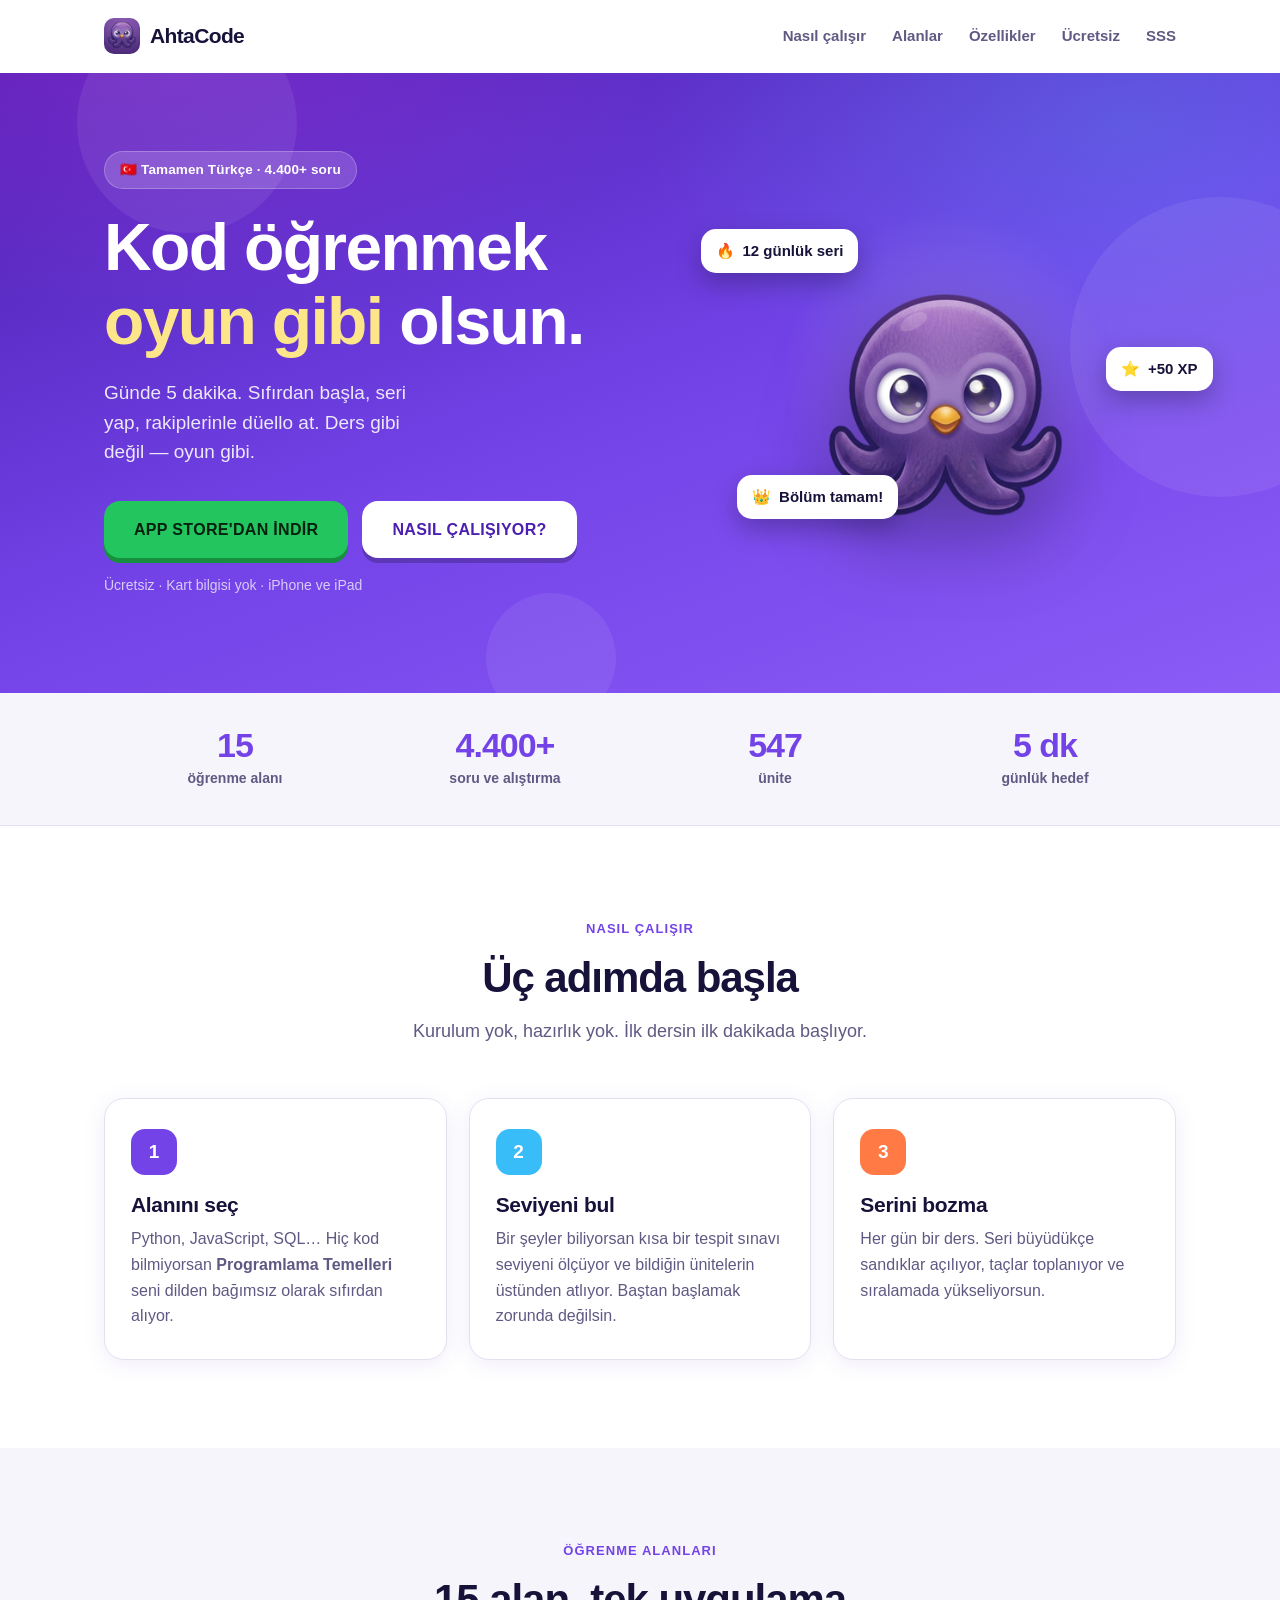
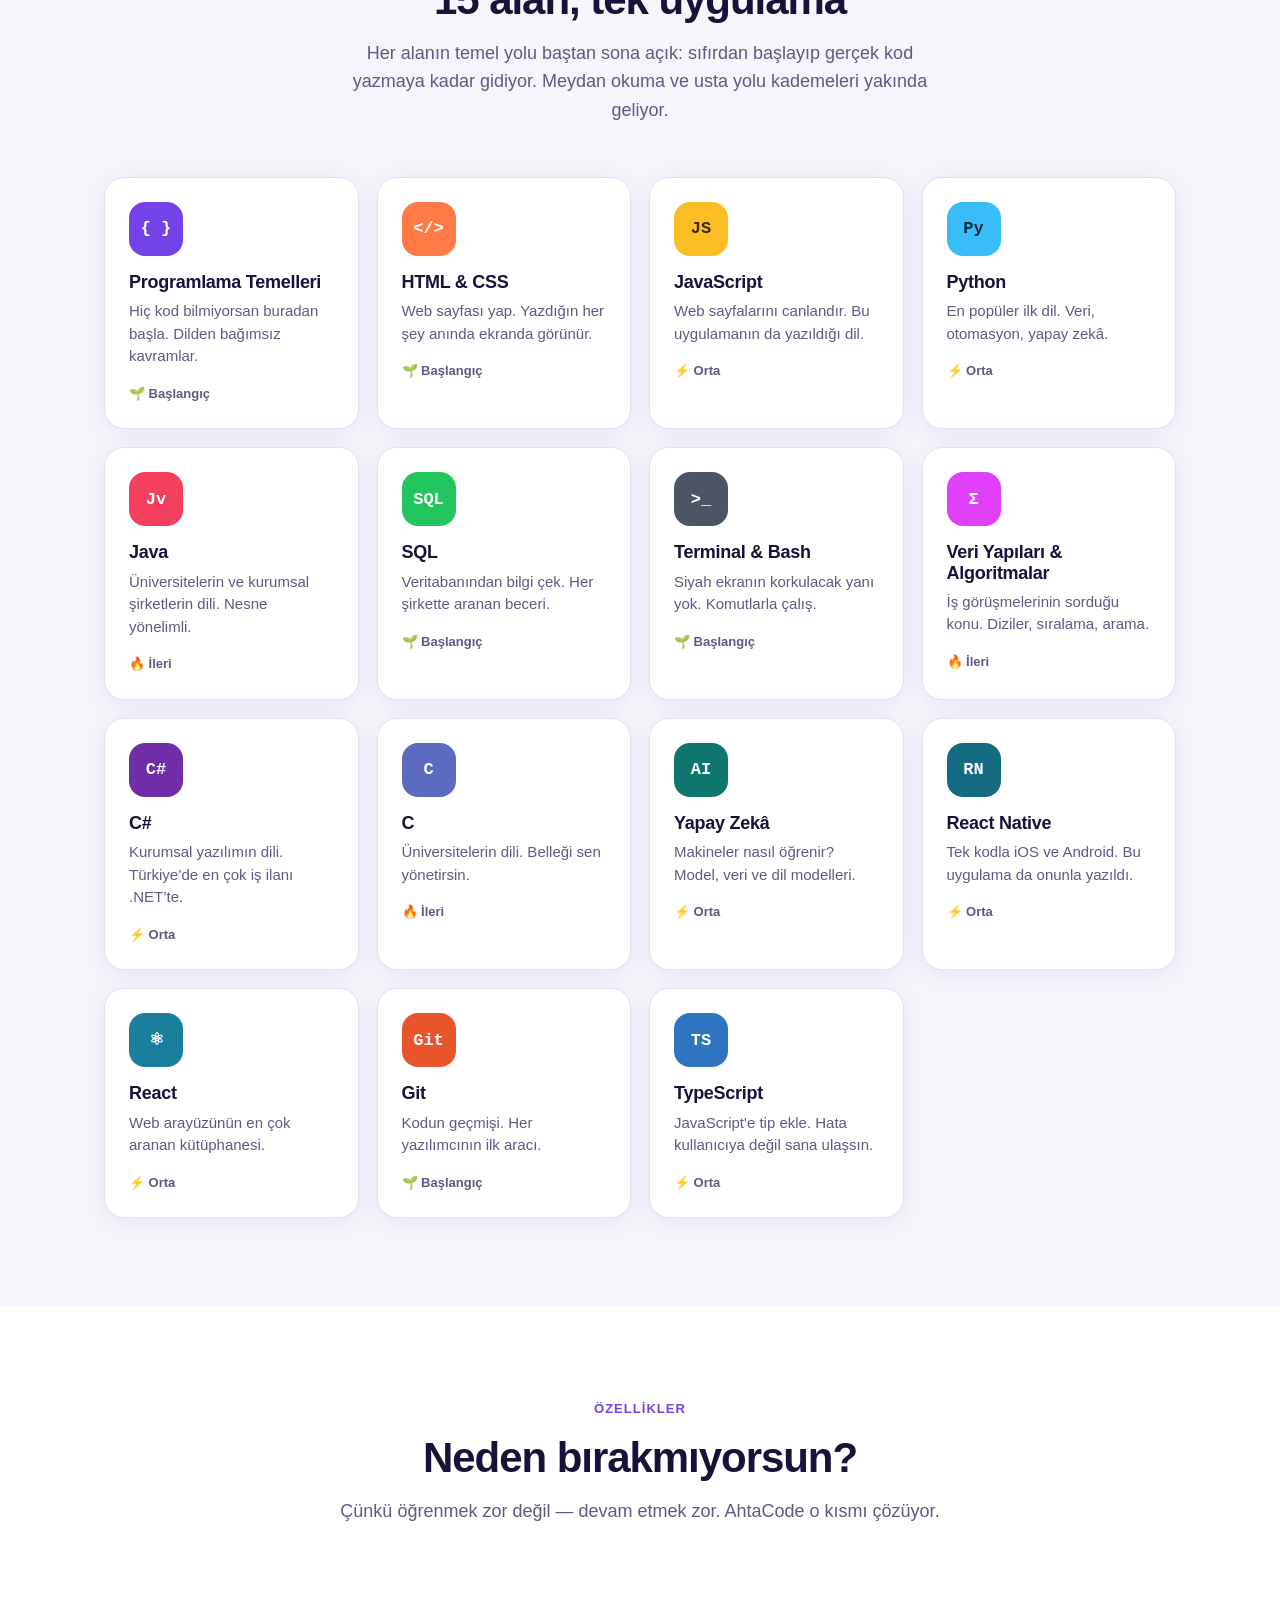
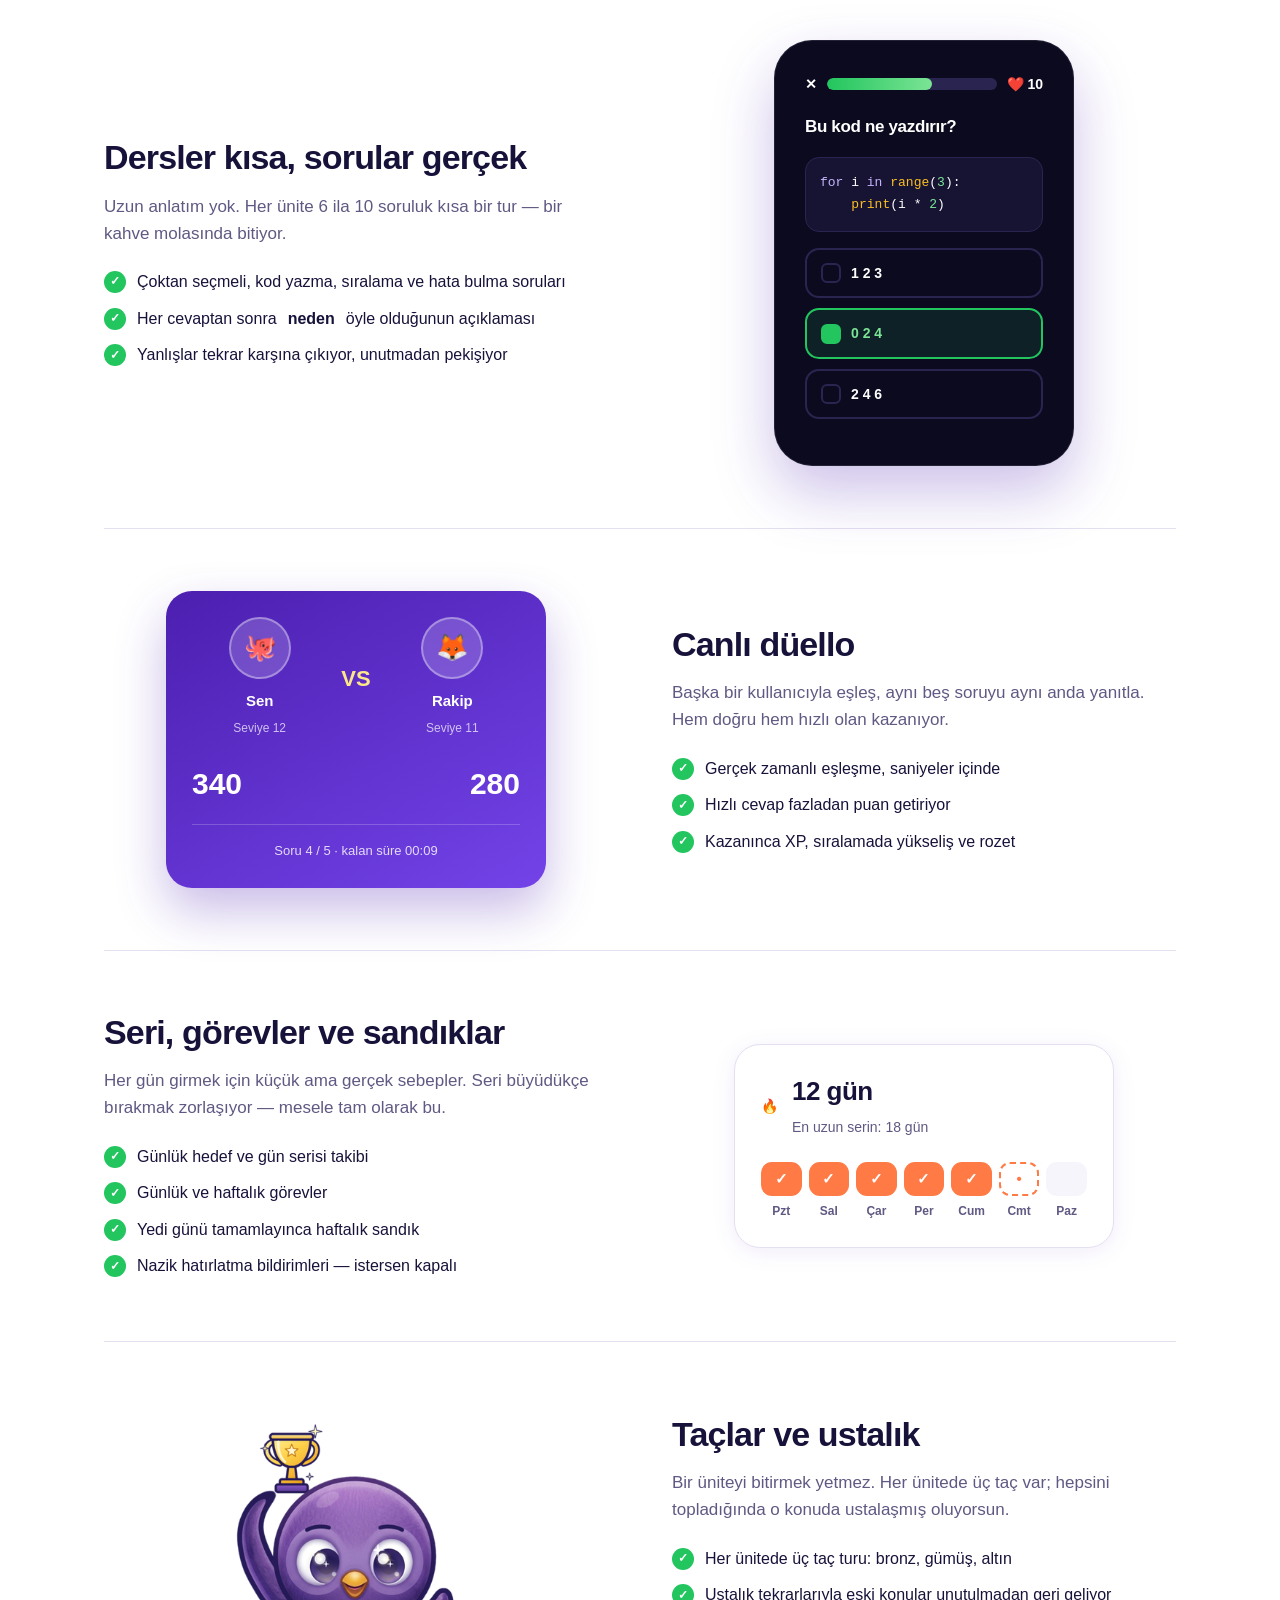
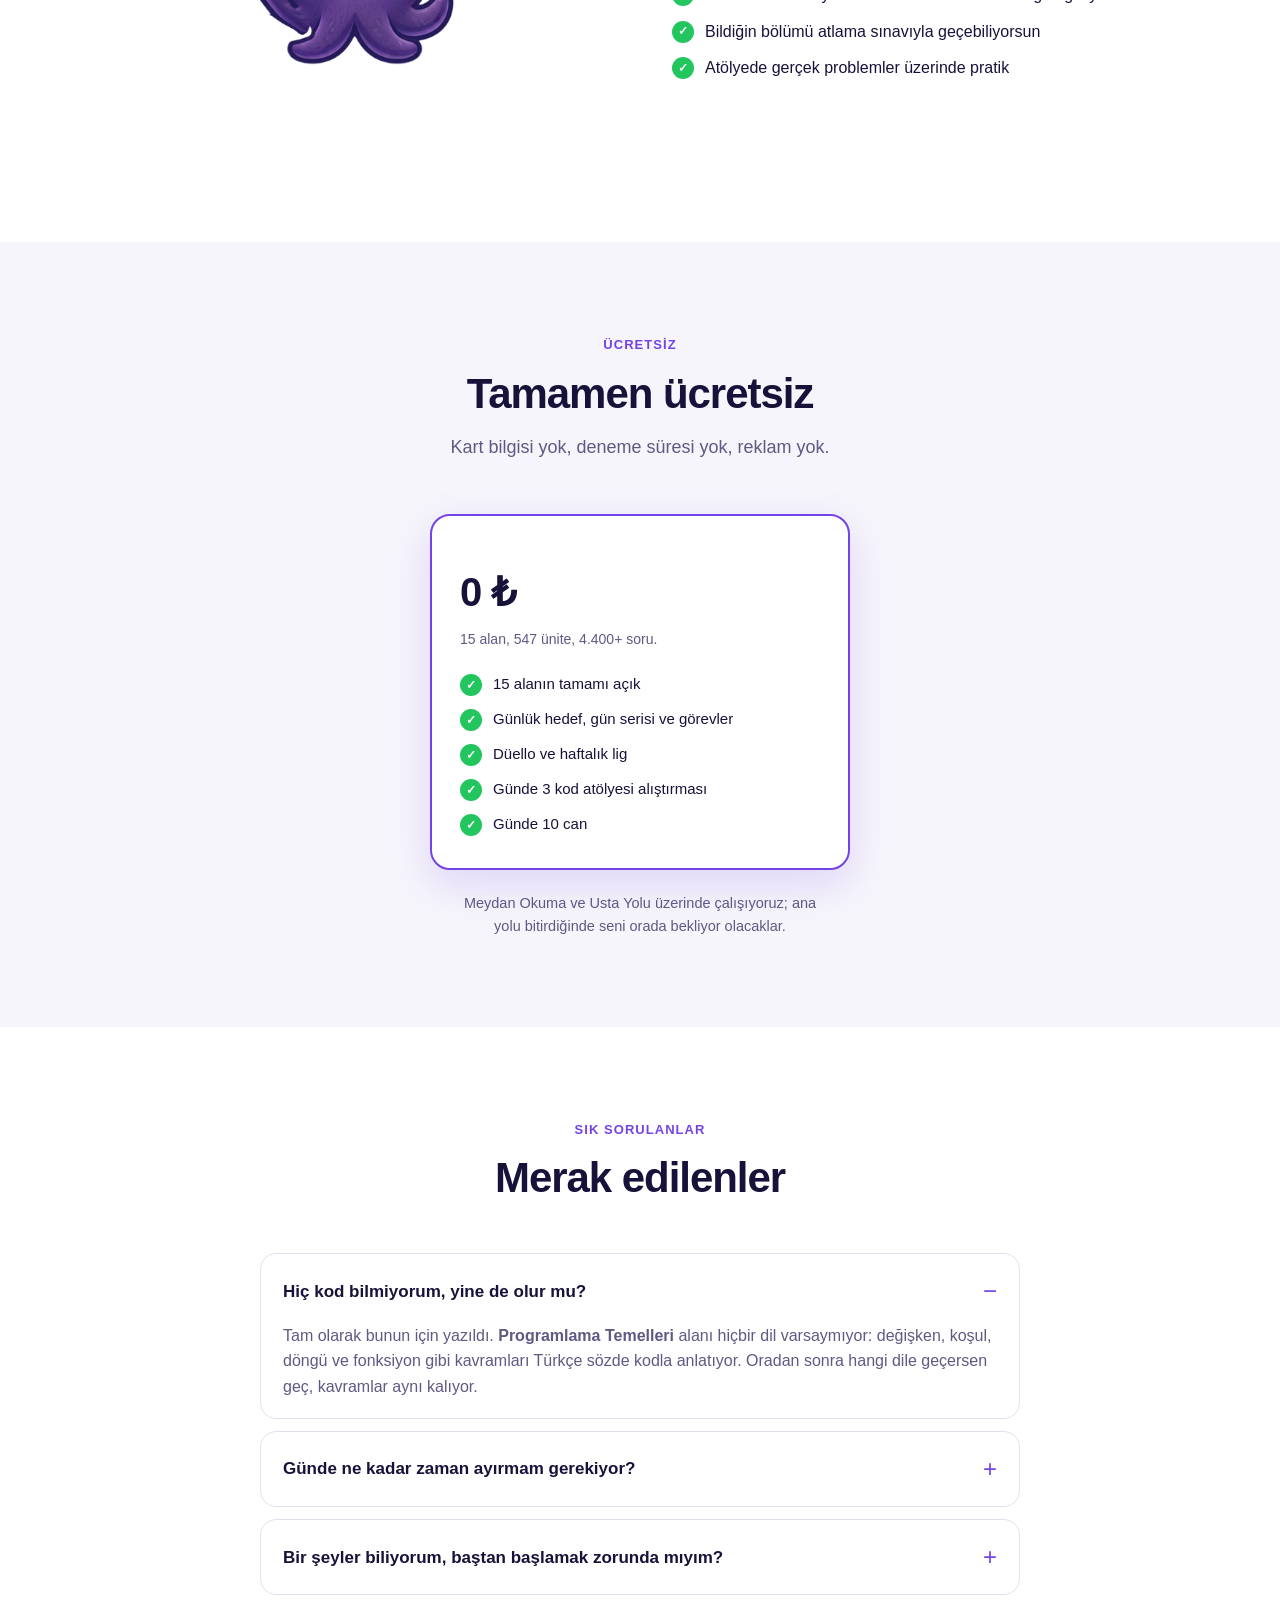
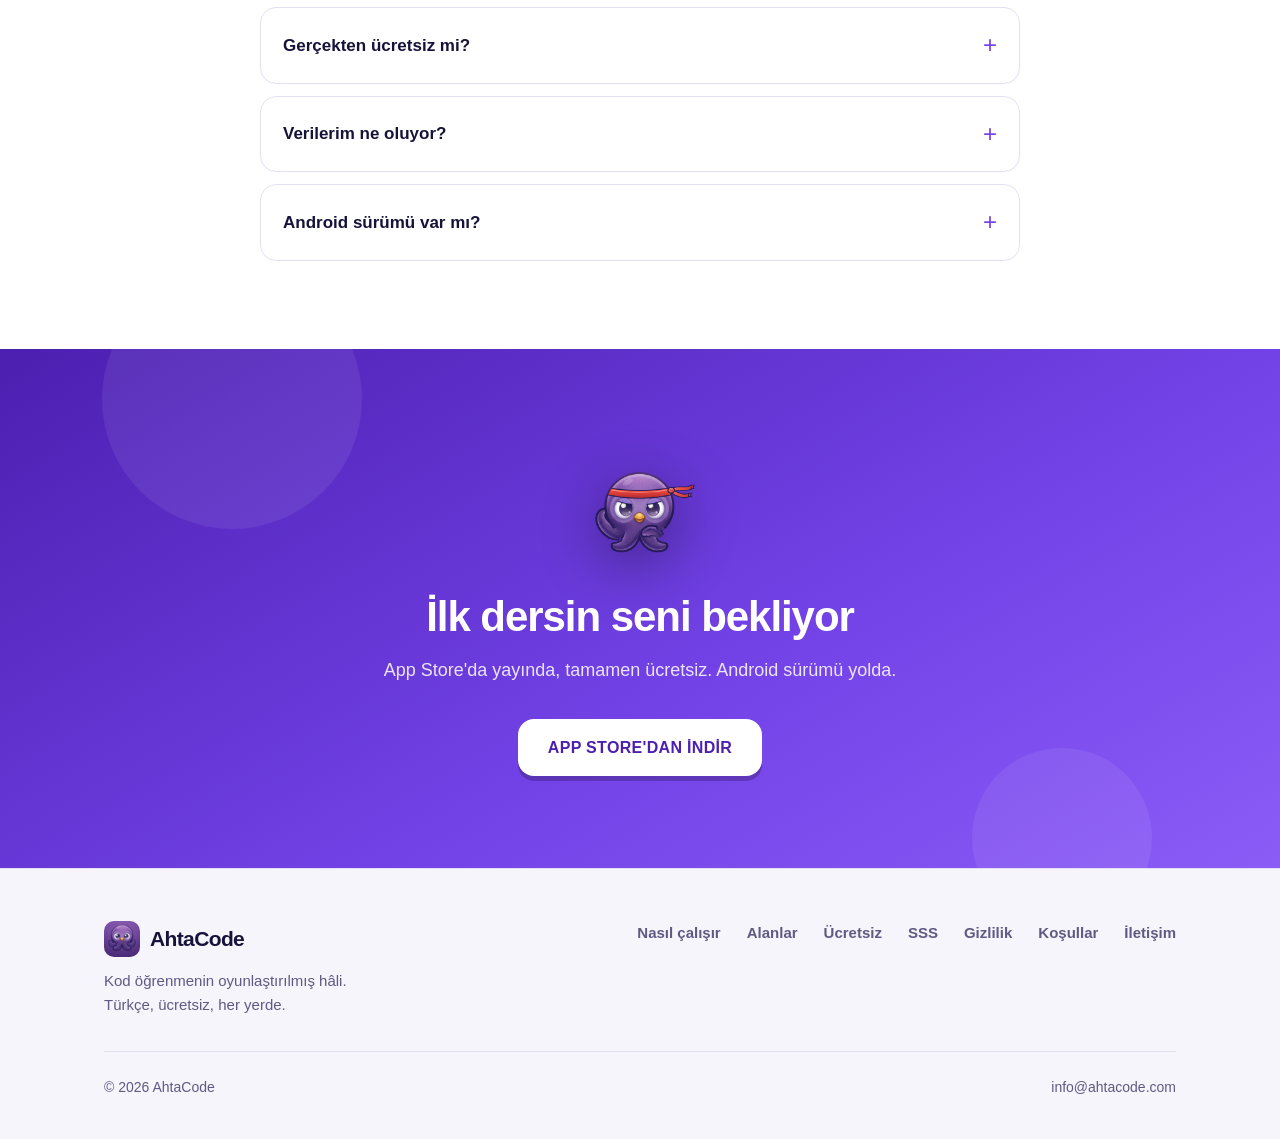
<file: index.html>
<!doctype html>
<html lang="tr">
<head>
<meta charset="utf-8">
<meta name="viewport" content="width=device-width, initial-scale=1">
<title>AhtaCode — Kod öğrenmenin en eğlenceli yolu</title>
<meta name="description" content="Günde 5 dakikada kod öğren. 15 alan, 4.400+ soru, canlı düellolar ve seri takibiyle Türkçe kod öğrenme uygulaması.">
<link rel="icon" href="/gorsel/favicon.png">

<meta property="og:type" content="website">
<meta property="og:title" content="AhtaCode — Kod öğrenmenin en eğlenceli yolu">
<meta property="og:description" content="Günde 5 dakikada kod öğren. 15 alan, 4.400+ soru, canlı düellolar.">
<meta property="og:image" content="https://ahtacode.com/gorsel/kart.png">
<meta property="og:url" content="https://ahtacode.com">
<meta name="twitter:card" content="summary_large_image">

<style>
/* ============================================================
   AhtaCode — ahtacode.com
   ------------------------------------------------------------
   Renkler uygulamanın tasarım sisteminden (src/theme.js)
   birebir alındı. Site ile uygulamanın aynı ürün olduğu
   ilk saniyede anlaşılsın diye.
   ============================================================ */

:root {
  --ana:        #7343E8;
  --ana-parlak: #8B5CF6;
  --ana-acik:   #C4B5FD;
  --ana-koyu:   #4C1FB0;
  --pembe:      #E040FB;
  --basari:     #22C55E;
  --seri:       #FF7A45;
  --altin:      #FBBF24;
  --elmas:      #38BDF8;
  --hata:       #F43F5E;

  --zemin:      #FFFFFF;
  --zemin-alt:  #F6F5FB;
  --kart:       #FFFFFF;
  --cizgi:      #E4E0F2;
  --yazi:       #16123A;
  --yazi-soluk: #5F5983;

  --golge:      0 2px 0 rgba(22,18,58,.08);
  --golge-kart: 0 4px 24px rgba(76,31,176,.08);
  --r:          20px;
}

@media (prefers-color-scheme: dark) {
  :root {
    --ana:        #8B5CF6;
    --zemin:      #0B0A1F;
    --zemin-alt:  #100E2B;
    --kart:       #171433;
    --cizgi:      #2A2550;
    --yazi:       #FFFFFF;
    --yazi-soluk: #A9A4C7;
    --golge-kart: 0 4px 24px rgba(0,0,0,.4);
  }
}

* { box-sizing: border-box; }

html { scroll-behavior: smooth; }

body {
  margin: 0;
  background: var(--zemin);
  color: var(--yazi);
  font: 17px/1.6 -apple-system, BlinkMacSystemFont, "Segoe UI", "Inter",
        Roboto, "Helvetica Neue", sans-serif;
  -webkit-font-smoothing: antialiased;
  overflow-x: hidden;
}

.kap { width: 100%; max-width: 1120px; margin: 0 auto; padding: 0 24px; }

h1, h2, h3 { letter-spacing: -0.025em; line-height: 1.12; margin: 0; font-weight: 800; }
h1 { font-size: clamp(38px, 6.2vw, 66px); }
h2 { font-size: clamp(28px, 4vw, 42px); }
h3 { font-size: 21px; letter-spacing: -0.015em; }
p  { margin: 0; }

a { color: var(--ana); text-decoration: none; }

/* ------------------------------------------------------------
   Düğmeler — altındaki koyu kenar Duolingo'nun imzası.
   Basınca aşağı iniyor; dokunma hissi veriyor.
   ------------------------------------------------------------ */
.dugme {
  display: inline-flex; align-items: center; justify-content: center; gap: 10px;
  padding: 16px 30px; border-radius: 16px; border: 0;
  font: inherit; font-weight: 800; font-size: 16px;
  letter-spacing: .02em; text-transform: uppercase;
  cursor: pointer; white-space: nowrap;
  transition: transform .06s, filter .15s;
}
.dugme-ana {
  background: var(--basari); color: #06210F;
  box-shadow: 0 5px 0 #16903F;
}
.dugme-ana:hover { filter: brightness(1.06); }
.dugme-ana:active { transform: translateY(4px); box-shadow: 0 1px 0 #16903F; }

.dugme-cerceve {
  background: transparent; color: var(--ana);
  box-shadow: inset 0 0 0 2px var(--cizgi), 0 5px 0 var(--cizgi);
}
.dugme-cerceve:active { transform: translateY(4px); box-shadow: inset 0 0 0 2px var(--cizgi), 0 1px 0 var(--cizgi); }

.dugme-beyaz {
  background: #fff; color: var(--ana-koyu);
  box-shadow: 0 5px 0 rgba(0,0,0,.22);
}
.dugme-beyaz:hover { filter: brightness(.97); }
.dugme-beyaz:active { transform: translateY(4px); box-shadow: 0 1px 0 rgba(0,0,0,.22); }

/* ------------------------------------------------------------
   Üst çubuk
   ------------------------------------------------------------ */
header {
  position: sticky; top: 0; z-index: 50;
  background: color-mix(in srgb, var(--zemin) 85%, transparent);
  backdrop-filter: saturate(180%) blur(14px);
  border-bottom: 1px solid transparent;
  transition: border-color .2s;
}
header.kaydi { border-bottom-color: var(--cizgi); }
header .kap { display: flex; align-items: center; gap: 28px; height: 72px; }

.marka { display: flex; align-items: center; gap: 10px; font-weight: 900; font-size: 21px;
         letter-spacing: -.03em; color: var(--yazi); }
.marka img { width: 36px; height: 36px; border-radius: 10px; }

nav.ust { margin-left: auto; display: flex; gap: 26px; align-items: center; }
nav.ust a { color: var(--yazi-soluk); font-weight: 600; font-size: 15px; }
nav.ust a:hover { color: var(--ana); }
/* Bağlantılar dar ekranda sığmıyor; üst çubukta marka kalıyor.
   Sayfanın kendisi zaten yukarıdan aşağı okunuyor. */
@media (max-width: 860px) { nav.ust { display: none; } }

@media (max-width: 420px) {
  .kap { padding: 0 16px; }
  .marka { font-size: 18px; }
  .marka img { width: 30px; height: 30px; }
}

/* ------------------------------------------------------------
   Kahraman bölümü
   ------------------------------------------------------------ */
.kahraman {
  position: relative; overflow: hidden;
  background:
    radial-gradient(900px 500px at 12% -10%, rgba(224,64,251,.28), transparent 62%),
    radial-gradient(800px 520px at 88% 8%, rgba(56,189,248,.22), transparent 60%),
    linear-gradient(160deg, #4C1FB0 0%, #7343E8 52%, #8B5CF6 100%);
  color: #fff;
  padding: 78px 0 96px;
}
/* Kabarcıklar: sayfa yüklenince yavaşça süzülüyorlar. */
.kabarcik { position: absolute; border-radius: 50%; background: rgba(255,255,255,.07);
            animation: suzul 14s ease-in-out infinite; pointer-events: none; }
@keyframes suzul { 0%,100% { transform: translateY(0) } 50% { transform: translateY(-26px) } }

.kahraman .kap { position: relative; display: grid; gap: 56px;
                 grid-template-columns: 1.1fr .9fr; align-items: center; }
@media (max-width: 900px) {
  .kahraman .kap { grid-template-columns: 1fr; text-align: center; gap: 44px; }
  .kahraman { padding: 52px 0 72px; }
}

.rozet-ust {
  display: inline-flex; align-items: center; gap: 8px;
  background: rgba(255,255,255,.16); border: 1px solid rgba(255,255,255,.24);
  padding: 7px 15px; border-radius: 999px;
  font-size: 13.5px; font-weight: 700; letter-spacing: .01em;
  margin-bottom: 22px;
}
.kahraman h1 { color: #fff; }
.kahraman h1 em { font-style: normal; color: #FDE68A; }
.kahraman .alt { margin-top: 20px; font-size: 19px; line-height: 1.55;
                 color: rgba(255,255,255,.88); max-width: 30ch; }
@media (max-width: 900px) { .kahraman .alt { margin-left: auto; margin-right: auto; } }

.cta-sira { display: flex; gap: 14px; margin-top: 34px; flex-wrap: wrap; }
@media (max-width: 900px) { .cta-sira { justify-content: center; } }
.cta-not { margin-top: 16px; font-size: 14px; color: rgba(255,255,255,.72); }

/* --- Maskot ve etrafındaki rozetler --- */
.maskot-alan { position: relative; display: grid; place-items: center; }
.maskot-halka {
  position: absolute; width: 340px; height: 340px; border-radius: 50%;
  background: radial-gradient(circle, rgba(255,255,255,.20), transparent 68%);
}
/* height:auto şart: img üzerindeki height niteliği (384) CSS'te
   ezilmezse görsel eziliyor. Nitelikler yalnızca oranı vermek
   ve yükleme sırasında zıplamayı önlemek için duruyorlar. */
.maskot-alan img { position: relative; width: min(330px, 74vw); height: auto;
                   filter: drop-shadow(0 24px 40px rgba(0,0,0,.35));
                   animation: zipla 4.5s ease-in-out infinite; }
@keyframes zipla { 0%,100% { transform: translateY(0) } 50% { transform: translateY(-14px) } }

.ucan {
  position: absolute; background: #fff; color: var(--yazi);
  border-radius: 15px; padding: 10px 15px; font-weight: 800; font-size: 15px;
  box-shadow: 0 10px 26px rgba(0,0,0,.25);
  display: flex; align-items: center; gap: 8px; white-space: nowrap;
  animation: suzul 6s ease-in-out infinite;
}
.ucan.a { top: 6%;  left: -4%;  animation-delay: .0s; }
.ucan.b { top: 42%; right: -8%; animation-delay: .9s; }
.ucan.c { bottom: 6%; left: 4%;  animation-delay: 1.8s; }
@media (max-width: 620px) { .ucan.a { left: -2%; } .ucan.b { right: -2%; } }

/* ------------------------------------------------------------
   Sayı şeridi
   ------------------------------------------------------------ */
.seritler { background: var(--zemin-alt); border-bottom: 1px solid var(--cizgi); }
.serit { display: grid; grid-template-columns: repeat(4, 1fr); gap: 8px; padding: 34px 0; }
.serit div { text-align: center; }
.serit b { display: block; font-size: 34px; font-weight: 900; letter-spacing: -.03em;
           color: var(--ana); line-height: 1.1; }
.serit span { font-size: 14px; color: var(--yazi-soluk); font-weight: 600; }
@media (max-width: 640px) { .serit { grid-template-columns: repeat(2, 1fr); gap: 26px; } }

/* ------------------------------------------------------------
   Ortak bölüm düzeni
   ------------------------------------------------------------ */
section.blok { padding: 88px 0; }
section.blok.alt { background: var(--zemin-alt); }
.baslik-orta { text-align: center; max-width: 620px; margin: 0 auto 52px; }
.baslik-orta p { margin-top: 16px; color: var(--yazi-soluk); font-size: 18px; }
.etiket { display: inline-block; font-size: 13px; font-weight: 800; letter-spacing: .08em;
          text-transform: uppercase; color: var(--ana); margin-bottom: 14px; }

/* --- Adımlar --- */
.adimlar { display: grid; grid-template-columns: repeat(3, 1fr); gap: 22px; }
@media (max-width: 860px) { .adimlar { grid-template-columns: 1fr; } }
.adim { background: var(--kart); border: 1px solid var(--cizgi); border-radius: var(--r);
        padding: 30px 26px; box-shadow: var(--golge-kart); }
.adim .no { width: 46px; height: 46px; border-radius: 14px; display: grid; place-items: center;
            font-weight: 900; font-size: 19px; color: #fff; margin-bottom: 18px; }
.adim p { margin-top: 10px; color: var(--yazi-soluk); font-size: 16px; }

/* --- Alan kartları --- */
.alanlar { display: grid; grid-template-columns: repeat(4, 1fr); gap: 18px; }
@media (max-width: 980px) { .alanlar { grid-template-columns: repeat(2, 1fr); } }
@media (max-width: 520px) { .alanlar { grid-template-columns: 1fr; } }
.alan {
  background: var(--kart); border: 1px solid var(--cizgi); border-radius: var(--r);
  padding: 24px; box-shadow: var(--golge-kart);
  transition: transform .18s, box-shadow .18s;
}
.alan:hover { transform: translateY(-5px); box-shadow: 0 14px 34px rgba(76,31,176,.16); }
.alan .simge {
  width: 54px; height: 54px; border-radius: 16px; display: grid; place-items: center;
  font-weight: 900; font-size: 17px; color: #fff; margin-bottom: 16px;
  font-family: ui-monospace, "SF Mono", Menlo, Consolas, monospace;
}
.alan h3 { font-size: 18px; }
.alan p { margin-top: 8px; font-size: 15px; color: var(--yazi-soluk); line-height: 1.5; }
.alan .kuyruk { margin-top: 16px; font-size: 13px; font-weight: 700; color: var(--yazi-soluk);
                display: flex; align-items: center; gap: 6px; }

/* --- Özellik satırları --- */
.ozellik { display: grid; grid-template-columns: 1fr 1fr; gap: 64px; align-items: center;
           padding: 62px 0; }
.ozellik + .ozellik { border-top: 1px solid var(--cizgi); }
.ozellik.ters .gorsel { order: -1; }
@media (max-width: 900px) {
  .ozellik { grid-template-columns: 1fr; gap: 36px; padding: 46px 0; }
  .ozellik.ters .gorsel { order: 0; }
}
.ozellik h2 { font-size: clamp(26px, 3.4vw, 34px); }
.ozellik .metin p { margin-top: 16px; color: var(--yazi-soluk); font-size: 17px; }
.liste { margin: 22px 0 0; padding: 0; list-style: none; display: grid; gap: 11px; }
.liste li { display: flex; gap: 11px; align-items: flex-start; font-size: 16px; }
.liste li::before {
  content: "✓"; flex: 0 0 22px; height: 22px; margin-top: 2px;
  background: var(--basari); color: #fff; border-radius: 50%;
  display: grid; place-items: center; font-size: 12px; font-weight: 900;
}

/* --- Telefon maketi --- */
.telefon {
  width: 300px; max-width: 82vw; margin: 0 auto; border-radius: 38px;
  background: #0B0A1F; padding: 12px; box-shadow: 0 26px 60px rgba(76,31,176,.28);
  border: 1px solid rgba(255,255,255,.1);
}
.ekran { background: #0B0A1F; border-radius: 28px; overflow: hidden; color: #fff;
         padding: 20px 18px 24px; font-size: 14px; }
.ekran-ust { display: flex; align-items: center; gap: 10px; margin-bottom: 18px; font-weight: 800; }
.cubuk { flex: 1; height: 12px; border-radius: 999px; background: #2A2550; overflow: hidden; }
.cubuk i { display: block; height: 100%; width: 62%; border-radius: 999px;
           background: linear-gradient(90deg, #22C55E, #7BE495); }
.ekran h4 { margin: 0 0 16px; font-size: 17px; font-weight: 800; letter-spacing: -.02em; }
.kod-kutu {
  background: #171433; border: 1px solid #2A2550; border-radius: 14px;
  padding: 14px; font-family: ui-monospace, "SF Mono", Menlo, Consolas, monospace;
  font-size: 13px; line-height: 1.75; margin-bottom: 16px; white-space: pre;
  overflow-x: auto;
}
.kod-kutu .mor { color: #C4B5FD; } .kod-kutu .sari { color: #FBBF24; }
.kod-kutu .yesil { color: #7BE495; } .kod-kutu .gri { color: #6E688F; }
.sik { border: 2px solid #2A2550; border-radius: 14px; padding: 12px 14px; margin-bottom: 10px;
       font-weight: 600; display: flex; align-items: center; gap: 10px; }
.sik.dogru { border-color: #22C55E; background: rgba(34,197,94,.12); color: #7BE495; }
.sik .kutucuk { width: 20px; height: 20px; border-radius: 6px; border: 2px solid #2A2550; flex: 0 0 20px; }
.sik.dogru .kutucuk { border-color: #22C55E; background: #22C55E; }

/* --- Düello maketi --- */
.duello-maket {
  background: linear-gradient(150deg, #4C1FB0, #7343E8); border-radius: 26px;
  padding: 26px; color: #fff; box-shadow: 0 22px 50px rgba(76,31,176,.3);
  max-width: 380px; margin: 0 auto;
}
.duello-sira { display: flex; align-items: center; justify-content: space-between; gap: 14px; }
.oyuncu { text-align: center; flex: 1; }
.oyuncu .yuvarlak { width: 62px; height: 62px; border-radius: 50%; margin: 0 auto 10px;
                    display: grid; place-items: center; font-size: 26px; font-weight: 900;
                    background: rgba(255,255,255,.18); border: 2px solid rgba(255,255,255,.35); }
.oyuncu b { display: block; font-size: 15px; }
.oyuncu span { font-size: 12px; color: rgba(255,255,255,.7); }
.vs { font-weight: 900; font-size: 22px; color: #FDE68A; }
.duello-puan { display: flex; justify-content: space-between; margin-top: 20px;
               font-size: 30px; font-weight: 900; }
.duello-alt { margin-top: 16px; padding-top: 16px; border-top: 1px solid rgba(255,255,255,.2);
              font-size: 13px; color: rgba(255,255,255,.82); text-align: center; }

/* --- Seri maketi --- */
.seri-maket { background: var(--kart); border: 1px solid var(--cizgi); border-radius: 26px;
              padding: 26px; box-shadow: var(--golge-kart); max-width: 380px; margin: 0 auto; }
.seri-ust { display: flex; align-items: center; gap: 14px; margin-bottom: 22px; }
.alev { font-size: 40px; line-height: 1; }
.seri-ust b { display: block; font-size: 26px; font-weight: 900; letter-spacing: -.02em; }
.seri-ust span { font-size: 14px; color: var(--yazi-soluk); }
.gunler { display: grid; grid-template-columns: repeat(7, 1fr); gap: 7px; text-align: center; }
.gunler div { font-size: 12px; color: var(--yazi-soluk); font-weight: 700; }
.gunler i { display: grid; place-items: center; height: 34px; border-radius: 11px;
            background: var(--zemin-alt); margin-bottom: 6px; font-style: normal; font-size: 15px; }
.gunler .tamam i { background: var(--seri); color: #fff; }
.gunler .bugun i { background: transparent; border: 2px dashed var(--seri); color: var(--seri); }

/* --- Fiyat --- */
.fiyatlar { display: grid; grid-template-columns: 1fr 1fr; gap: 22px; max-width: 800px; margin: 0 auto; }
@media (max-width: 720px) { .fiyatlar { grid-template-columns: 1fr; } }
/* Tek plan kaldığı için ızgara tek sütuna iniyor ve ortalanıyor.
   İki sütunluk kalıbı silmiyoruz: premium geri geldiğinde
   yeniden kullanılacak. */
.fiyatlar.tek { grid-template-columns: 1fr; max-width: 420px; }
.kucuk-not { margin-top: 22px; text-align: center; color: var(--yazi-soluk);
             font-size: 14.5px; max-width: 46ch; margin-left: auto; margin-right: auto; }
.plan { background: var(--kart); border: 2px solid var(--cizgi); border-radius: var(--r);
        padding: 32px 28px; position: relative; }
.plan.one { border-color: var(--ana); box-shadow: 0 14px 40px rgba(115,67,232,.18); }
.plan .rozet { position: absolute; top: -13px; left: 28px; background: var(--ana); color: #fff;
               font-size: 12px; font-weight: 800; letter-spacing: .06em; text-transform: uppercase;
               padding: 6px 13px; border-radius: 999px; }
.plan h3 { font-size: 19px; }
.plan .tutar { font-size: 40px; font-weight: 900; letter-spacing: -.03em; margin: 12px 0 4px; }
.plan .tutar small { font-size: 16px; font-weight: 700; color: var(--yazi-soluk); }
.plan .aciklama { font-size: 14px; color: var(--yazi-soluk); }
.plan .liste { margin-top: 22px; }
.plan .liste li { font-size: 15px; }

/* --- SSS --- */
.sss { max-width: 760px; margin: 0 auto; display: grid; gap: 12px; }
.sss details { background: var(--kart); border: 1px solid var(--cizgi); border-radius: 16px;
               padding: 18px 22px; }
.sss summary { font-weight: 700; cursor: pointer; list-style: none; font-size: 17px;
               display: flex; justify-content: space-between; align-items: center; gap: 16px; }
.sss summary::-webkit-details-marker { display: none; }
.sss summary::after { content: "+"; font-size: 24px; font-weight: 400; color: var(--ana); flex: 0 0 auto; }
.sss details[open] summary::after { content: "−"; }
.sss p { margin-top: 12px; color: var(--yazi-soluk); font-size: 16px; }

/* --- Kapanış --- */
.kapanis {
  background: linear-gradient(150deg, #4C1FB0, #7343E8 60%, #8B5CF6);
  color: #fff; text-align: center; padding: 92px 0; position: relative; overflow: hidden;
}
.kapanis h2 { color: #fff; }
.kapanis p { margin-top: 16px; color: rgba(255,255,255,.86); font-size: 18px; }
.kapanis .cta-sira { justify-content: center; }
.kapanis img { width: 120px; margin-bottom: 24px; filter: drop-shadow(0 14px 28px rgba(0,0,0,.35)); }

/* --- Alt bilgi --- */
footer.dip { background: var(--zemin-alt); border-top: 1px solid var(--cizgi); padding: 52px 0 40px; }
.dip-sira { display: flex; flex-wrap: wrap; gap: 32px; justify-content: space-between; align-items: flex-start; }
.dip-baglar { display: flex; flex-wrap: wrap; gap: 26px; }
.dip-baglar a { color: var(--yazi-soluk); font-weight: 600; font-size: 15px; }
.dip-baglar a:hover { color: var(--ana); }
.dip-not { margin-top: 34px; padding-top: 24px; border-top: 1px solid var(--cizgi);
           color: var(--yazi-soluk); font-size: 14px; display: flex; flex-wrap: wrap;
           gap: 10px; justify-content: space-between; }

@media (prefers-reduced-motion: reduce) {
  * { animation: none !important; scroll-behavior: auto !important; }
}
</style>
</head>
<body>

<header id="ustCubuk">
  <div class="kap">
    <a class="marka" href="/">
      <img src="/gorsel/logo.png" width="36" height="36" alt="">
      AhtaCode
    </a>
    <nav class="ust">
      <a href="#nasil">Nasıl çalışır</a>
      <a href="#alanlar">Alanlar</a>
      <a href="#ozellikler">Özellikler</a>
      <a href="#ucretsiz">Ücretsiz</a>
      <a href="#sss">SSS</a>
    </nav>
  </div>
</header>

<!-- ========================= KAHRAMAN ========================= -->
<section class="kahraman">
  <span class="kabarcik" style="width:220px;height:220px;top:-60px;left:6%"></span>
  <span class="kabarcik" style="width:130px;height:130px;bottom:-30px;left:38%;animation-delay:2s"></span>
  <span class="kabarcik" style="width:300px;height:300px;top:20%;right:-90px;animation-delay:4s"></span>

  <div class="kap">
    <div>
      <span class="rozet-ust">🇹🇷 Tamamen Türkçe · 4.400+ soru</span>
      <h1>Kod öğrenmek <em>oyun gibi</em> olsun.</h1>
      <p class="alt">
        Günde 5 dakika. Sıfırdan başla, seri yap, rakiplerinle
        düello at. Ders gibi değil — oyun gibi.
      </p>
      <div class="cta-sira">
        <a class="dugme dugme-ana" href="https://apps.apple.com/tr/app/id6798470196">App Store'dan indir</a>
        <a class="dugme dugme-beyaz" href="#nasil">Nasıl çalışıyor?</a>
      </div>
      <p class="cta-not">Ücretsiz · Kart bilgisi yok · iPhone ve iPad</p>
    </div>

    <div class="maskot-alan">
      <span class="maskot-halka"></span>
      <img src="/gorsel/varsayilan.png" width="384" height="384" alt="AhtaCode maskotu, mor bir ahtapot">
      <span class="ucan a">🔥 <span>12 günlük seri</span></span>
      <span class="ucan b">⭐ <span>+50 XP</span></span>
      <span class="ucan c">👑 <span>Bölüm tamam!</span></span>
    </div>
  </div>
</section>

<!-- ========================= SAYILAR ========================= -->
<div class="seritler">
  <div class="kap">
    <div class="serit">
      <div><b>15</b><span>öğrenme alanı</span></div>
      <div><b>4.400+</b><span>soru ve alıştırma</span></div>
      <div><b>547</b><span>ünite</span></div>
      <div><b>5 dk</b><span>günlük hedef</span></div>
    </div>
  </div>
</div>

<!-- ========================= NASIL ÇALIŞIR ========================= -->
<section class="blok" id="nasil">
  <div class="kap">
    <div class="baslik-orta">
      <span class="etiket">Nasıl çalışır</span>
      <h2>Üç adımda başla</h2>
      <p>Kurulum yok, hazırlık yok. İlk dersin ilk dakikada başlıyor.</p>
    </div>

    <div class="adimlar">
      <div class="adim">
        <div class="no" style="background:var(--ana)">1</div>
        <h3>Alanını seç</h3>
        <p>
          Python, JavaScript, SQL… Hiç kod bilmiyorsan
          <strong>Programlama Temelleri</strong> seni dilden bağımsız
          olarak sıfırdan alıyor.
        </p>
      </div>
      <div class="adim">
        <div class="no" style="background:var(--elmas)">2</div>
        <h3>Seviyeni bul</h3>
        <p>
          Bir şeyler biliyorsan kısa bir tespit sınavı seviyeni ölçüyor
          ve bildiğin ünitelerin üstünden atlıyor. Baştan başlamak
          zorunda değilsin.
        </p>
      </div>
      <div class="adim">
        <div class="no" style="background:var(--seri)">3</div>
        <h3>Serini bozma</h3>
        <p>
          Her gün bir ders. Seri büyüdükçe sandıklar açılıyor,
          taçlar toplanıyor ve sıralamada yükseliyorsun.
        </p>
      </div>
    </div>
  </div>
</section>

<!-- ========================= ALANLAR ========================= -->
<section class="blok alt" id="alanlar">
  <div class="kap">
    <div class="baslik-orta">
      <span class="etiket">Öğrenme alanları</span>
      <h2>15 alan, tek uygulama</h2>
      <p>
        Her alanın temel yolu baştan sona açık: sıfırdan başlayıp
        gerçek kod yazmaya kadar gidiyor. Meydan okuma ve usta yolu
        kademeleri yakında geliyor.
      </p>
    </div>

    <div class="alanlar">
      <div class="alan">
        <div class="simge" style="background:var(--ana)">{ }</div>
        <h3>Programlama Temelleri</h3>
        <p>Hiç kod bilmiyorsan buradan başla. Dilden bağımsız kavramlar.</p>
        <div class="kuyruk">🌱 Başlangıç</div>
      </div>
      <div class="alan">
        <div class="simge" style="background:var(--seri)">&lt;/&gt;</div>
        <h3>HTML &amp; CSS</h3>
        <p>Web sayfası yap. Yazdığın her şey anında ekranda görünür.</p>
        <div class="kuyruk">🌱 Başlangıç</div>
      </div>
      <div class="alan">
        <div class="simge" style="background:var(--altin);color:#3B2500">JS</div>
        <h3>JavaScript</h3>
        <p>Web sayfalarını canlandır. Bu uygulamanın da yazıldığı dil.</p>
        <div class="kuyruk">⚡ Orta</div>
      </div>
      <div class="alan">
        <div class="simge" style="background:var(--elmas);color:#062B3D">Py</div>
        <h3>Python</h3>
        <p>En popüler ilk dil. Veri, otomasyon, yapay zekâ.</p>
        <div class="kuyruk">⚡ Orta</div>
      </div>
      <div class="alan">
        <div class="simge" style="background:var(--hata)">Jv</div>
        <h3>Java</h3>
        <p>Üniversitelerin ve kurumsal şirketlerin dili. Nesne yönelimli.</p>
        <div class="kuyruk">🔥 İleri</div>
      </div>
      <div class="alan">
        <div class="simge" style="background:var(--basari)">SQL</div>
        <h3>SQL</h3>
        <p>Veritabanından bilgi çek. Her şirkette aranan beceri.</p>
        <div class="kuyruk">🌱 Başlangıç</div>
      </div>
      <div class="alan">
        <div class="simge" style="background:#4B5563">&gt;_</div>
        <h3>Terminal &amp; Bash</h3>
        <p>Siyah ekranın korkulacak yanı yok. Komutlarla çalış.</p>
        <div class="kuyruk">🌱 Başlangıç</div>
      </div>
      <div class="alan">
        <div class="simge" style="background:var(--pembe)">Σ</div>
        <h3>Veri Yapıları &amp; Algoritmalar</h3>
        <p>İş görüşmelerinin sorduğu konu. Diziler, sıralama, arama.</p>
        <div class="kuyruk">🔥 İleri</div>
      </div>
      <div class="alan">
        <div class="simge" style="background:#6F2DA8">C#</div>
        <h3>C#</h3>
        <p>Kurumsal yazılımın dili. Türkiye’de en çok iş ilanı .NET’te.</p>
        <div class="kuyruk">⚡ Orta</div>
      </div>
      <div class="alan">
        <div class="simge" style="background:#5C6BC0">C</div>
        <h3>C</h3>
        <p>Üniversitelerin dili. Belleği sen yönetirsin.</p>
        <div class="kuyruk">🔥 İleri</div>
      </div>
      <div class="alan">
        <div class="simge" style="background:#0F766E">AI</div>
        <h3>Yapay Zekâ</h3>
        <p>Makineler nasıl öğrenir? Model, veri ve dil modelleri.</p>
        <div class="kuyruk">⚡ Orta</div>
      </div>
      <div class="alan">
        <div class="simge" style="background:#146B82">RN</div>
        <h3>React Native</h3>
        <p>Tek kodla iOS ve Android. Bu uygulama da onunla yazıldı.</p>
        <div class="kuyruk">⚡ Orta</div>
      </div>
      <div class="alan">
        <div class="simge" style="background:#1A7F9C">⚛</div>
        <h3>React</h3>
        <p>Web arayüzünün en çok aranan kütüphanesi.</p>
        <div class="kuyruk">⚡ Orta</div>
      </div>
      <div class="alan">
        <div class="simge" style="background:#E8552D">Git</div>
        <h3>Git</h3>
        <p>Kodun geçmişi. Her yazılımcının ilk aracı.</p>
        <div class="kuyruk">🌱 Başlangıç</div>
      </div>
      <div class="alan">
        <div class="simge" style="background:#2F74C0">TS</div>
        <h3>TypeScript</h3>
        <p>JavaScript'e tip ekle. Hata kullanıcıya değil sana ulaşsın.</p>
        <div class="kuyruk">⚡ Orta</div>
      </div>

    </div>
  </div>
</section>

<!-- ========================= ÖZELLİKLER ========================= -->
<section class="blok" id="ozellikler">
  <div class="kap">
    <div class="baslik-orta">
      <span class="etiket">Özellikler</span>
      <h2>Neden bırakmıyorsun?</h2>
      <p>Çünkü öğrenmek zor değil — devam etmek zor. AhtaCode o kısmı çözüyor.</p>
    </div>

    <!-- Ders -->
    <div class="ozellik">
      <div class="metin">
        <h2>Dersler kısa, sorular gerçek</h2>
        <p>
          Uzun anlatım yok. Her ünite 6 ila 10 soruluk kısa bir tur —
          bir kahve molasında bitiyor.
        </p>
        <ul class="liste">
          <li>Çoktan seçmeli, kod yazma, sıralama ve hata bulma soruları</li>
          <li>Her cevaptan sonra <strong>neden</strong> öyle olduğunun açıklaması</li>
          <li>Yanlışlar tekrar karşına çıkıyor, unutmadan pekişiyor</li>
        </ul>
      </div>
      <div class="gorsel">
        <div class="telefon">
          <div class="ekran">
            <div class="ekran-ust">
              <span>✕</span>
              <span class="cubuk"><i></i></span>
              <span>❤️ 10</span>
            </div>
            <h4>Bu kod ne yazdırır?</h4>
            <div class="kod-kutu"><span class="mor">for</span> i <span class="mor">in</span> <span class="sari">range</span>(<span class="yesil">3</span>):
    <span class="sari">print</span>(i * <span class="yesil">2</span>)</div>
            <div class="sik"><span class="kutucuk"></span> 1 2 3</div>
            <div class="sik dogru"><span class="kutucuk"></span> 0 2 4</div>
            <div class="sik"><span class="kutucuk"></span> 2 4 6</div>
          </div>
        </div>
      </div>
    </div>

    <!-- Düello -->
    <div class="ozellik ters">
      <div class="metin">
        <h2>Canlı düello</h2>
        <p>
          Başka bir kullanıcıyla eşleş, aynı beş soruyu aynı anda yanıtla.
          Hem doğru hem hızlı olan kazanıyor.
        </p>
        <ul class="liste">
          <li>Gerçek zamanlı eşleşme, saniyeler içinde</li>
          <li>Hızlı cevap fazladan puan getiriyor</li>
          <li>Kazanınca XP, sıralamada yükseliş ve rozet</li>
        </ul>
      </div>
      <div class="gorsel">
        <div class="duello-maket">
          <div class="duello-sira">
            <div class="oyuncu">
              <div class="yuvarlak">🐙</div>
              <b>Sen</b><span>Seviye 12</span>
            </div>
            <div class="vs">VS</div>
            <div class="oyuncu">
              <div class="yuvarlak">🦊</div>
              <b>Rakip</b><span>Seviye 11</span>
            </div>
          </div>
          <div class="duello-puan"><span>340</span><span>280</span></div>
          <div class="duello-alt">Soru 4 / 5 · kalan süre 00:09</div>
        </div>
      </div>
    </div>

    <!-- Seri -->
    <div class="ozellik">
      <div class="metin">
        <h2>Seri, görevler ve sandıklar</h2>
        <p>
          Her gün girmek için küçük ama gerçek sebepler. Seri büyüdükçe
          bırakmak zorlaşıyor — mesele tam olarak bu.
        </p>
        <ul class="liste">
          <li>Günlük hedef ve gün serisi takibi</li>
          <li>Günlük ve haftalık görevler</li>
          <li>Yedi günü tamamlayınca haftalık sandık</li>
          <li>Nazik hatırlatma bildirimleri — istersen kapalı</li>
        </ul>
      </div>
      <div class="gorsel">
        <div class="seri-maket">
          <div class="seri-ust">
            <span class="alev">🔥</span>
            <div><b>12 gün</b><span>En uzun serin: 18 gün</span></div>
          </div>
          <div class="gunler">
            <div class="tamam"><i>✓</i>Pzt</div>
            <div class="tamam"><i>✓</i>Sal</div>
            <div class="tamam"><i>✓</i>Çar</div>
            <div class="tamam"><i>✓</i>Per</div>
            <div class="tamam"><i>✓</i>Cum</div>
            <div class="bugun"><i>•</i>Cmt</div>
            <div><i></i>Paz</div>
          </div>
        </div>
      </div>
    </div>

    <!-- Ustalık -->
    <div class="ozellik ters">
      <div class="metin">
        <h2>Taçlar ve ustalık</h2>
        <p>
          Bir üniteyi bitirmek yetmez. Her ünitede üç taç var; hepsini
          topladığında o konuda ustalaşmış oluyorsun.
        </p>
        <ul class="liste">
          <li>Her ünitede üç taç turu: bronz, gümüş, altın</li>
          <li>Ustalık tekrarlarıyla eski konular unutulmadan geri geliyor</li>
          <li>Bildiğin bölümü atlama sınavıyla geçebiliyorsun</li>
          <li>Atölyede gerçek problemler üzerinde pratik</li>
        </ul>
      </div>
      <div class="gorsel" style="text-align:center">
        <img src="/gorsel/kupa.png" width="384" height="384" loading="lazy" alt="Kupa tutan AhtaCode maskotu" style="width:min(280px,70vw);height:auto">
      </div>
    </div>
  </div>
</section>

<!-- ========================= ÜCRETSİZ ========================= -->
<!-- Eskiden burada iki plan yan yana duruyordu (Ücretsiz /
     Premium). 1.0 ücretsiz çıktığı için tek sütuna indirildi:
     olmayan bir ürünün fiyatını göstermek hem yanıltıcı hem de
     "acaba sonra para mı isteyecek" sorusunu doğuruyor.

     Sonradan gelecek olanı gizlemiyoruz ama fiyat da vermiyoruz;
     rakam söylemek söz vermek demek. -->
<section class="blok alt" id="ucretsiz">
  <div class="kap">
    <div class="baslik-orta">
      <span class="etiket">Ücretsiz</span>
      <h2>Tamamen ücretsiz</h2>
      <p>Kart bilgisi yok, deneme süresi yok, reklam yok.</p>
    </div>

    <div class="fiyatlar tek">
      <div class="plan one">
        <div class="tutar">0 ₺</div>
        <p class="aciklama">15 alan, 547 ünite, 4.400+ soru.</p>
        <ul class="liste">
          <li>15 alanın tamamı açık</li>
          <li>Günlük hedef, gün serisi ve görevler</li>
          <li>Düello ve haftalık lig</li>
          <li>Günde 3 kod atölyesi alıştırması</li>
          <li>Günde 10 can</li>
        </ul>
      </div>
    </div>

    <p class="kucuk-not">
      Meydan Okuma ve Usta Yolu üzerinde çalışıyoruz; ana yolu bitirdiğinde
      seni orada bekliyor olacaklar.
    </p>
  </div>
</section>

<!-- ========================= SSS ========================= -->
<section class="blok" id="sss">
  <div class="kap">
    <div class="baslik-orta">
      <span class="etiket">Sık sorulanlar</span>
      <h2>Merak edilenler</h2>
    </div>

    <div class="sss">
      <details open>
        <summary>Hiç kod bilmiyorum, yine de olur mu?</summary>
        <p>
          Tam olarak bunun için yazıldı. <strong>Programlama Temelleri</strong>
          alanı hiçbir dil varsaymıyor: değişken, koşul, döngü ve fonksiyon
          gibi kavramları Türkçe sözde kodla anlatıyor. Oradan sonra hangi
          dile geçersen geç, kavramlar aynı kalıyor.
        </p>
      </details>
      <details>
        <summary>Günde ne kadar zaman ayırmam gerekiyor?</summary>
        <p>
          Beş dakika yeterli. Üniteler bilerek kısa tutuldu — asıl mesele
          uzun çalışmak değil, her gün girmek. Serini korumak günde bir
          ünite bitirmekle oluyor.
        </p>
      </details>
      <details>
        <summary>Bir şeyler biliyorum, baştan başlamak zorunda mıyım?</summary>
        <p>
          Hayır. Alanı seçtiğinde kısa bir tespit sınavı teklif ediliyor;
          seviyeni ölçüp bildiğin ünitelerin üstünden atlıyor. Ayrıca
          herhangi bir bölümü atlama sınavıyla da geçebiliyorsun.
        </p>
      </details>
      <details>
        <summary>Gerçekten ücretsiz mi?</summary>
        <p>
          Evet. 15 alanın ana yolu, düello, lig, seri, görevler ve kod
          atölyesi ücretsiz. Kart bilgisi istemiyoruz, deneme süresi yok,
          reklam yok. Meydan Okuma ve Usta Yolu katmanları henüz
          yayınlanmadı; hazır olduklarında ne olacağını burada duyuracağız.
        </p>
      </details>
      <details>
        <summary>Verilerim ne oluyor?</summary>
        <p>
          İlerleme ve profil bilgin Avrupa Birliği sunucularında (Frankfurt)
          tutuluyor. Uygulama içinden tek dokunuşla hesabını ve tüm verilerini
          kalıcı olarak silebiliyorsun. Ayrıntılar
          <a href="/gizlilik.html">gizlilik politikasında</a>.
        </p>
      </details>
      <details>
        <summary>Android sürümü var mı?</summary>
        <p>
          Şu an sadece iPhone ve iPad için: <a href="https://apps.apple.com/tr/app/id6798470196">App Store'dan
          ücretsiz indirebilirsin</a>. Android sürümü üzerinde çalışıyoruz;
          çıktığında haberdar olmak istersen
          <a href="mailto:info@ahtacode.com">info@ahtacode.com</a> adresine yazman yeterli.
        </p>
      </details>
    </div>
  </div>
</section>

<!-- ========================= KAPANIŞ ========================= -->
<section class="kapanis" id="indir">
  <span class="kabarcik" style="width:260px;height:260px;top:-80px;left:8%"></span>
  <span class="kabarcik" style="width:180px;height:180px;bottom:-60px;right:10%;animation-delay:3s"></span>
  <div class="kap">
    <img src="/gorsel/ninja.png" width="384" height="384" loading="lazy" alt="" style="height:auto">
    <h2>İlk dersin seni bekliyor</h2>
    <p>App Store'da yayında, tamamen ücretsiz. Android sürümü yolda.</p>
    <div class="cta-sira">
      <a class="dugme dugme-beyaz" href="https://apps.apple.com/tr/app/id6798470196">App Store'dan indir</a>
    </div>
  </div>
</section>

<!-- ========================= ALT BİLGİ ========================= -->
<footer class="dip">
  <div class="kap">
    <div class="dip-sira">
      <div>
        <a class="marka" href="/"><img src="/gorsel/logo.png" width="36" height="36" alt="">AhtaCode</a>
        <p style="margin-top:12px;color:var(--yazi-soluk);font-size:15px;max-width:34ch">
          Kod öğrenmenin oyunlaştırılmış hâli. Türkçe, ücretsiz, her yerde.
        </p>
      </div>
      <nav class="dip-baglar">
        <a href="#nasil">Nasıl çalışır</a>
        <a href="#alanlar">Alanlar</a>
        <a href="#ucretsiz">Ücretsiz</a>
        <a href="#sss">SSS</a>
        <a href="/gizlilik.html">Gizlilik</a>
        <a href="/kosullar.html">Koşullar</a>
        <a href="mailto:info@ahtacode.com">İletişim</a>
      </nav>
    </div>
    <div class="dip-not">
      <span>© 2026 AhtaCode</span>
      <span>info@ahtacode.com</span>
    </div>
  </div>
</footer>

<script>
  // Üst çubuk sayfa kayınca alt çizgi kazanıyor; en tepedeyken
  // çizgisiz durması kahraman bölümüyle daha temiz birleşiyor.
  var ust = document.getElementById('ustCubuk');
  var kontrol = function () {
    ust.classList.toggle('kaydi', window.scrollY > 8);
  };
  kontrol();
  window.addEventListener('scroll', kontrol, { passive: true });
</script>

</body>
</html>
</file>
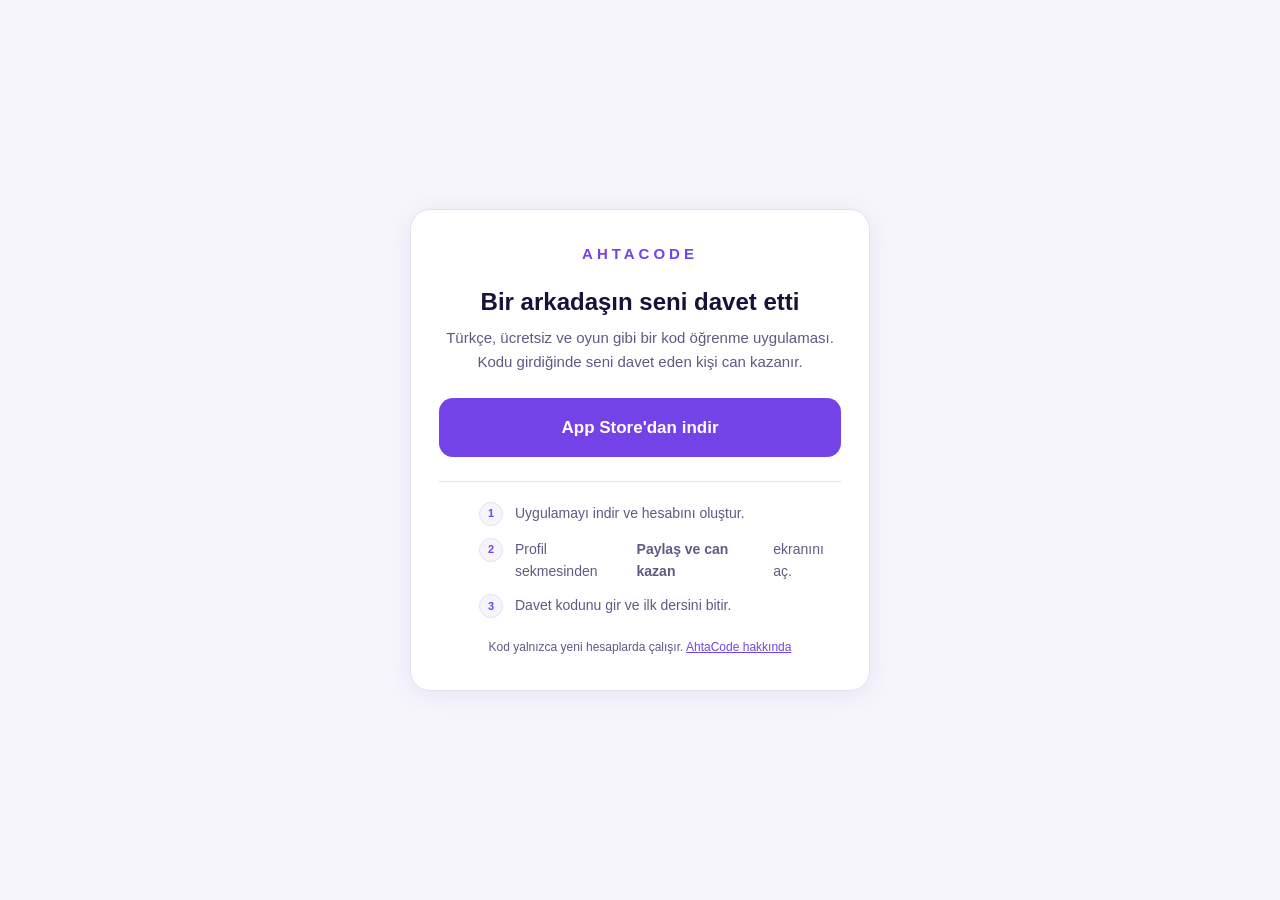
<file: davet/index.html>
<!doctype html>
<html lang="tr">
<head>
<meta charset="utf-8">
<meta name="viewport" content="width=device-width, initial-scale=1">
<title>AhtaCode — Davet</title>
<meta name="description" content="Bir arkadaşın seni AhtaCode'a davet etti. Uygulamayı indir, davet kodunu gir, ikiniz de can kazanın.">
<link rel="icon" href="/gorsel/favicon.png">

<meta property="og:type" content="website">
<meta property="og:title" content="AhtaCode'a davet edildin">
<meta property="og:description" content="Türkçe, ücretsiz ve oyun gibi kod öğrenme uygulaması. Davet kodunla başla.">
<meta property="og:image" content="https://ahtacode.com/gorsel/kart.png">
<meta property="og:url" content="https://ahtacode.com/davet/">
<meta name="twitter:card" content="summary_large_image">

<!-- Davet sayfası arama sonuçlarında işe yaramaz: içeriği
     tamamen kişiye özel ve koda bağlı. -->
<meta name="robots" content="noindex">

<style>
/* ============================================================
   AhtaCode — davet sayfası
   ------------------------------------------------------------
   Renkler ana sayfadan birebir alındı (index.html → :root).
   Ayrı dosya olmasının sebebi: bu sayfa ana sayfanın tanıtım
   akışını değil tek bir işi yapıyor — kodu göster, mağazaya
   gönder.

   NEDEN KOD YOL DEĞİL SORGU PARAMETRESİ
   Site GitHub Pages'te statik duruyor. /davet/ABC123 gibi bir
   yol için o adda gerçek bir dosya gerekirdi; her kullanıcının
   kodu için dosya üretmek mümkün değil. /davet/?k=ABC123
   tek bir dosyayla tüm kodları karşılıyor.
   ============================================================ */

:root {
  --ana:        #7343E8;
  --ana-parlak: #8B5CF6;
  --ana-acik:   #C4B5FD;
  --basari:     #22C55E;

  --zemin:      #FFFFFF;
  --zemin-alt:  #F6F5FB;
  --kart:       #FFFFFF;
  --cizgi:      #E4E0F2;
  --yazi:       #16123A;
  --yazi-soluk: #5F5983;

  --golge-kart: 0 4px 24px rgba(76,31,176,.08);
  --r:          20px;
}

@media (prefers-color-scheme: dark) {
  :root {
    --ana:        #8B5CF6;
    --ana-acik:   #C4B5FD;
    --zemin:      #0B0A1F;
    --zemin-alt:  #12102B;
    --kart:       #171433;
    --cizgi:      #2A2550;
    --yazi:       #FFFFFF;
    --yazi-soluk: #A9A3C7;
    --golge-kart: 0 4px 24px rgba(0,0,0,.35);
  }
}

* { box-sizing: border-box; }

body {
  margin: 0;
  min-height: 100dvh;
  display: grid;
  place-items: center;
  padding: 24px;
  background: var(--zemin-alt);
  color: var(--yazi);
  font: 17px/1.6 -apple-system, BlinkMacSystemFont, "Segoe UI", "Inter",
        Roboto, "Helvetica Neue", sans-serif;
  -webkit-font-smoothing: antialiased;
}

.kart {
  width: 100%;
  max-width: 460px;
  background: var(--kart);
  border: 1px solid var(--cizgi);
  border-radius: var(--r);
  box-shadow: var(--golge-kart);
  padding: 32px 28px;
  text-align: center;
}

.marka {
  color: var(--ana);
  font-weight: 800;
  letter-spacing: 4px;
  font-size: 15px;
  margin-bottom: 20px;
}

h1 { font-size: 24px; line-height: 1.3; margin: 0 0 8px; }

.alt {
  color: var(--yazi-soluk);
  font-size: 15px;
  margin: 0 0 24px;
}

/* ---------- kod kutusu ---------- */
.kod-kutu {
  background: var(--zemin-alt);
  border: 1px dashed var(--cizgi);
  border-radius: 14px;
  padding: 18px;
  margin-bottom: 20px;
}

.kod-etiket {
  color: var(--yazi-soluk);
  font-size: 11px;
  font-weight: 700;
  letter-spacing: 1.5px;
  margin-bottom: 6px;
}

.kod {
  font-size: 34px;
  font-weight: 800;
  letter-spacing: 8px;
  color: var(--ana);
  font-family: ui-monospace, SFMono-Regular, Menlo, monospace;
}

.kopyala {
  margin-top: 12px;
  background: none;
  border: 1px solid var(--cizgi);
  border-radius: 10px;
  color: var(--yazi-soluk);
  font: inherit;
  font-size: 13px;
  padding: 8px 16px;
  cursor: pointer;
  min-height: 40px;
}
.kopyala:hover { border-color: var(--ana); color: var(--ana); }
.kopyala.oldu  { border-color: var(--basari); color: var(--basari); }

/* ---------- indir düğmesi ---------- */
.indir {
  display: block;
  background: var(--ana);
  color: #fff;
  text-decoration: none;
  font-weight: 700;
  border-radius: 14px;
  padding: 16px;
  min-height: 52px;
  margin-bottom: 24px;
}
.indir:hover { background: var(--ana-parlak); }

/* ---------- adımlar ---------- */
.adimlar {
  text-align: left;
  border-top: 1px solid var(--cizgi);
  padding-top: 20px;
  margin: 0;
  list-style: none;
  counter-reset: adim;
  display: grid;
  gap: 12px;
}

.adimlar li {
  counter-increment: adim;
  display: flex;
  gap: 12px;
  align-items: flex-start;
  color: var(--yazi-soluk);
  font-size: 14px;
}

.adimlar li::before {
  content: counter(adim);
  flex: 0 0 22px;
  height: 22px;
  border-radius: 999px;
  background: var(--zemin-alt);
  border: 1px solid var(--cizgi);
  color: var(--ana);
  font-size: 11px;
  font-weight: 800;
  display: grid;
  place-items: center;
}

.dipnot {
  margin: 20px 0 0;
  color: var(--yazi-soluk);
  font-size: 12px;
}
.dipnot a { color: var(--ana); }
</style>
</head>
<body>

<main class="kart">
  <div class="marka">AHTACODE</div>

  <h1>Bir arkadaşın seni davet etti</h1>
  <p class="alt">
    Türkçe, ücretsiz ve oyun gibi bir kod öğrenme uygulaması.
    Kodu girdiğinde seni davet eden kişi can kazanır.
  </p>

  <!-- Kod yoksa bu blok gizleniyor: kodsuz gelen ziyaretçiye
       boş bir kutu göstermek kafa karıştırır. -->
  <div class="kod-kutu" id="kodKutu" hidden>
    <div class="kod-etiket">DAVET KODU</div>
    <div class="kod" id="kod"></div>
    <button class="kopyala" id="kopyala" type="button">Kodu kopyala</button>
  </div>

  <a class="indir" href="https://apps.apple.com/tr/app/id6798470196">
    App Store'dan indir
  </a>

  <ol class="adimlar">
    <li>Uygulamayı indir ve hesabını oluştur.</li>
    <li>Profil sekmesinden <strong>Paylaş ve can kazan</strong> ekranını aç.</li>
    <li>Davet kodunu gir ve ilk dersini bitir.</li>
  </ol>

  <p class="dipnot">
    Kod yalnızca yeni hesaplarda çalışır.
    <a href="/">AhtaCode hakkında</a>
  </p>
</main>

<script>
// Kodu adresten oku. Sunucu tarafı yok; sayfa tamamen statik.
// Kodun geçerli olup olmadığı UYGULAMADA doğrulanıyor — burada
// doğrulamaya çalışmak hem anon anahtar gerektirirdi hem
// kullanıcıya hiçbir şey kazandırmazdı.
const kod = (new URLSearchParams(location.search).get('k') || '')
  .trim()
  .toUpperCase()
  // Yalnızca kodun alfabesindeki karakterler: adresten gelen
  // metni ekrana basmadan önce temizliyoruz.
  .replace(/[^A-Z0-9]/g, '')
  .slice(0, 6);

if (kod) {
  document.getElementById('kod').textContent = kod;
  document.getElementById('kodKutu').hidden = false;
  document.title = 'AhtaCode — Davet kodu ' + kod;
}

document.getElementById('kopyala').addEventListener('click', async (olay) => {
  const dugme = olay.currentTarget;
  try {
    await navigator.clipboard.writeText(kod);
    dugme.textContent = 'Kopyalandı';
    dugme.classList.add('oldu');
    setTimeout(() => {
      dugme.textContent = 'Kodu kopyala';
      dugme.classList.remove('oldu');
    }, 2000);
  } catch {
    // Pano izni yoksa (eski tarayıcı, güvensiz bağlam) kod zaten
    // ekranda büyük yazıyor; elle yazılabilir.
    dugme.textContent = 'Kodu elle yaz: ' + kod;
  }
});
</script>

</body>
</html>
</file>
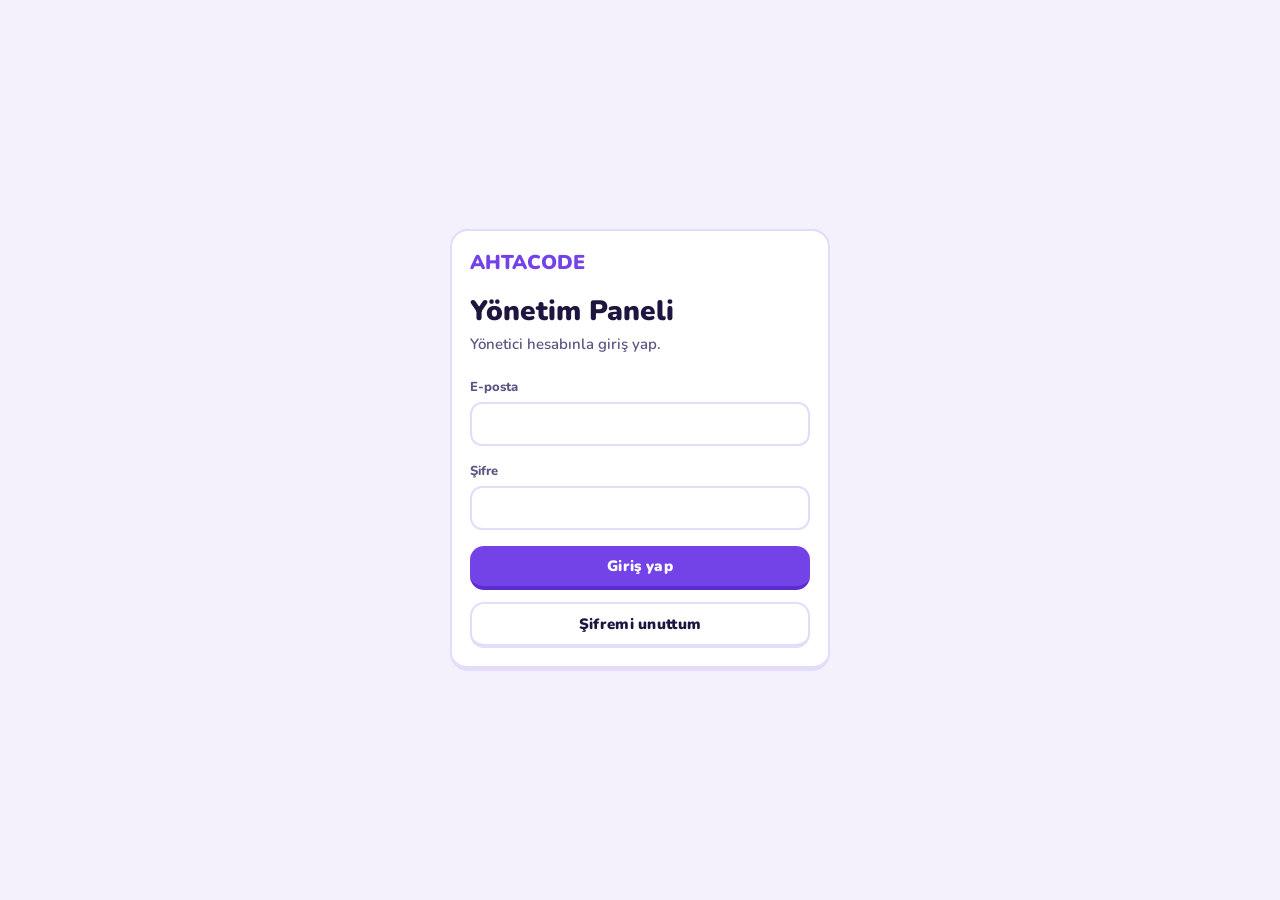
<file: panel/index.html>
<!doctype html>
<html lang="tr">
  <head>
    <meta charset="UTF-8" />
    <meta name="viewport" content="width=device-width, initial-scale=1.0" />
    <title>AhtaCode — Yönetim Paneli</title>

    <!-- Panel halka açık bir adreste duruyor ama arama
         sonuçlarında görünmesinin faydası yok: giriş yapacak
         kişi adresi zaten biliyor. noindex, paneli Google'a
         düşmekten ve oradan gelen rastgele deneme trafiğinden
         uzak tutuyor. Koruma değil gürültü azaltma — asıl
         koruma veritabanındaki RLS. -->
    <meta name="robots" content="noindex, nofollow" />

    <!-- Uygulamadaki kalın yuvarlak yazının web karşılığı. -->
    <link rel="preconnect" href="https://fonts.googleapis.com" />
    <link rel="preconnect" href="https://fonts.gstatic.com" crossorigin />
    <link
      href="https://fonts.googleapis.com/css2?family=Nunito:wght@500;600;700;800;900&display=swap"
      rel="stylesheet"
    />
    <script type="module" crossorigin src="/panel/assets/index-DBghFOjG.js"></script>
    <link rel="stylesheet" crossorigin href="/panel/assets/index-BuvpgD-9.css">
  </head>
  <body>
    <div id="kok"></div>
  </body>
</html>
</file>
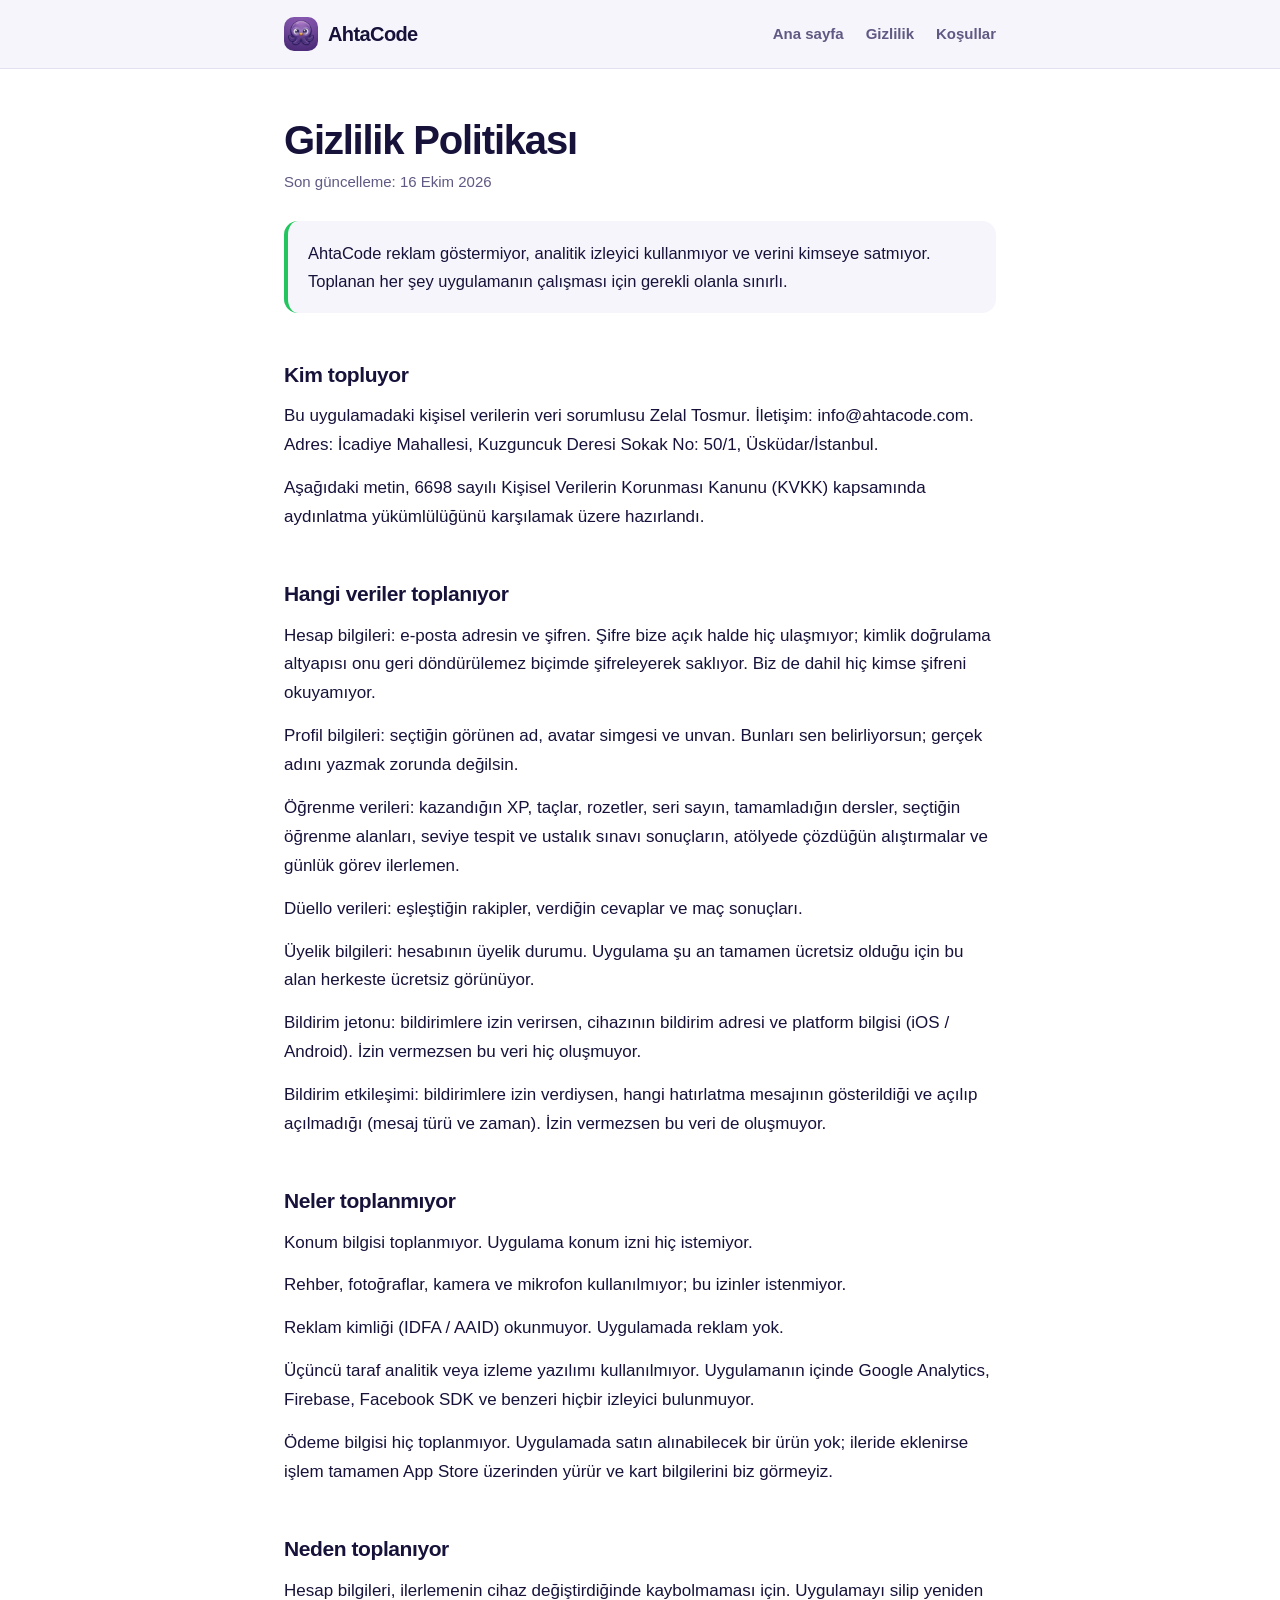
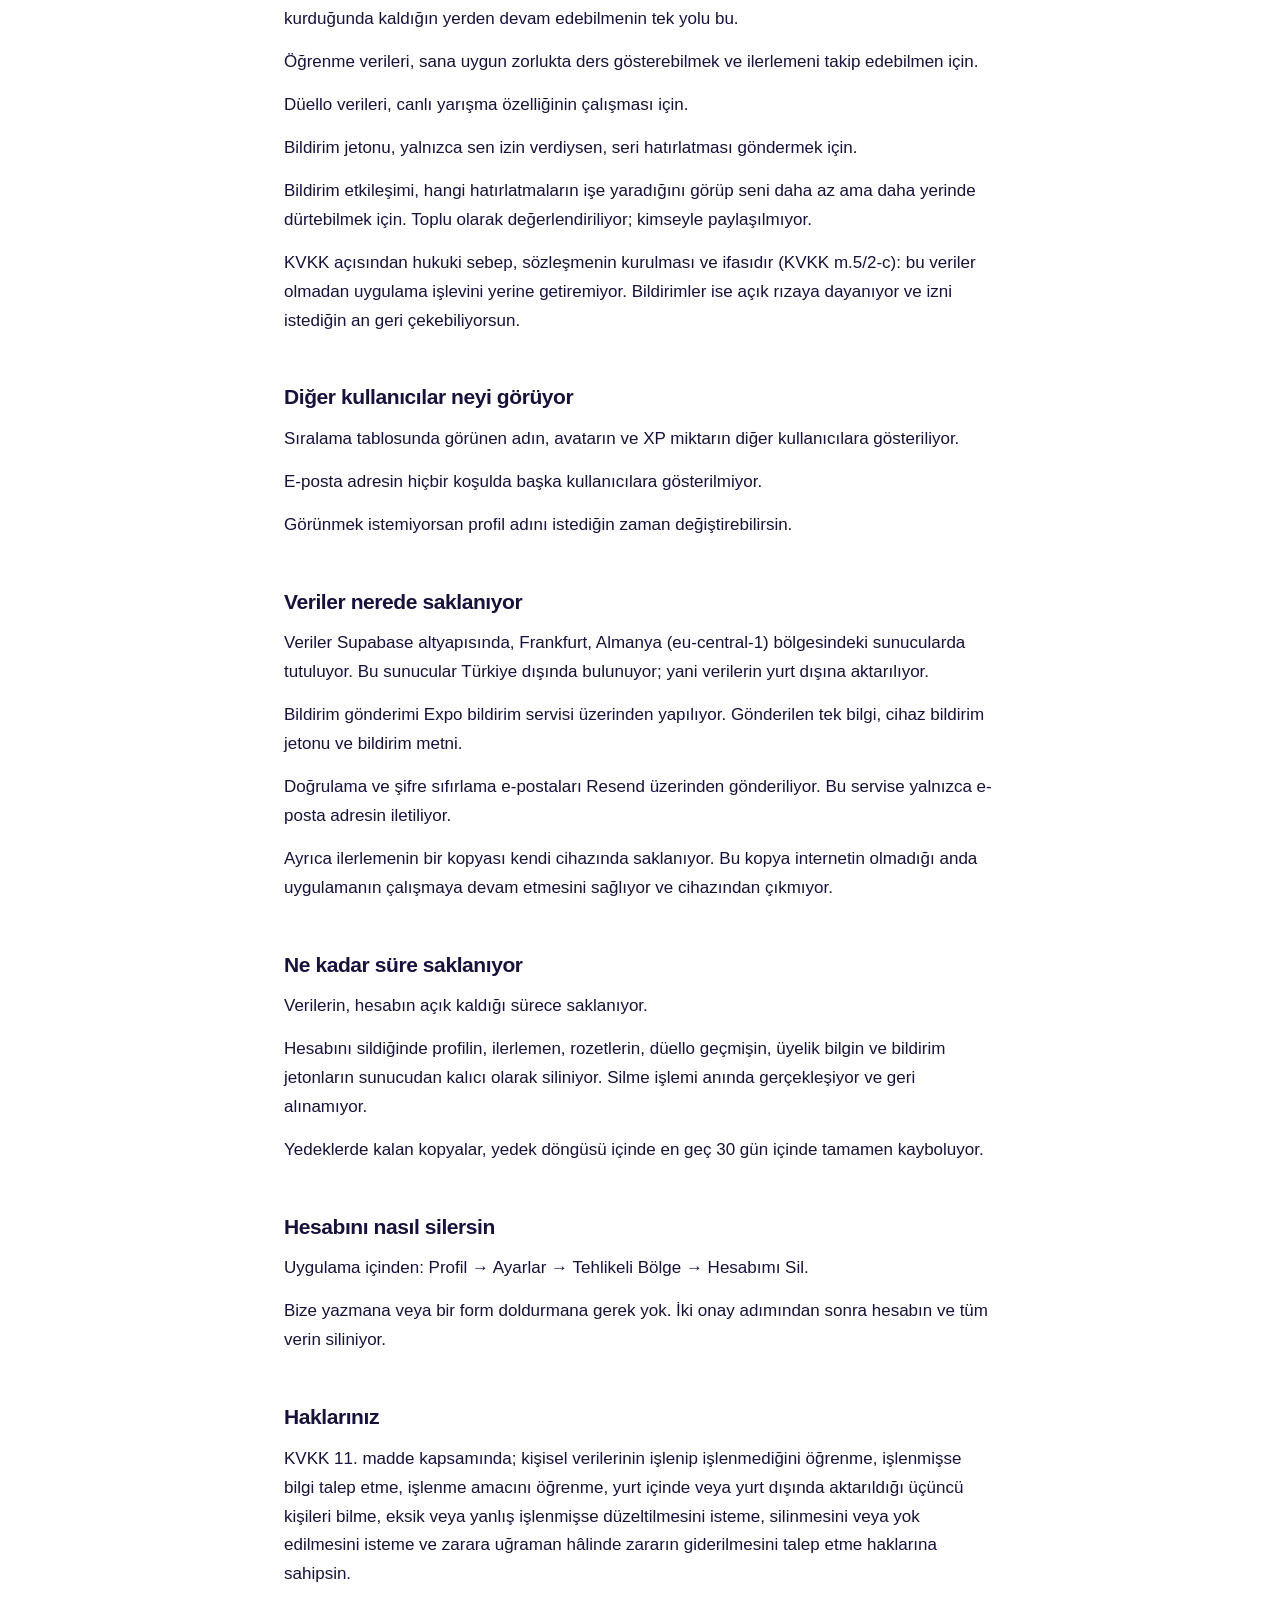
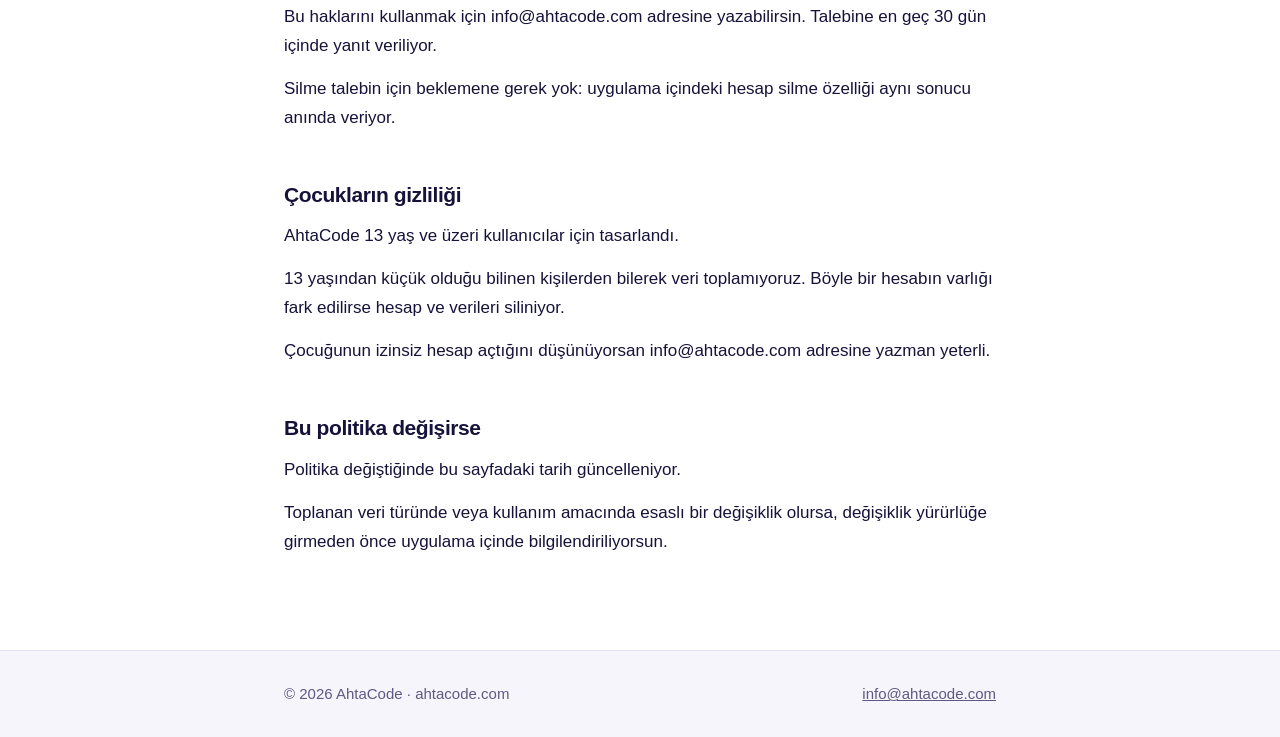
<file: gizlilik.html>
<!doctype html>
<html lang="tr">
<head>
<meta charset="utf-8">
<meta name="viewport" content="width=device-width, initial-scale=1">
<title>Gizlilik Politikası — AhtaCode</title>
<meta name="robots" content="index, follow">
<link rel="icon" href="/gorsel/favicon.png">
<style>
  :root {
    --ana: #7343E8; --zemin: #FFFFFF; --zemin-alt: #F6F5FB;
    --cizgi: #E4E0F2; --yazi: #16123A; --yazi-soluk: #5F5983;
    --basari: #22C55E;
  }
  @media (prefers-color-scheme: dark) {
    :root {
      --ana: #A98BFF; --zemin: #0B0A1F; --zemin-alt: #171433;
      --cizgi: #2A2550; --yazi: #FFFFFF; --yazi-soluk: #A9A4C7;
    }
  }
  * { box-sizing: border-box; }
  body {
    margin: 0; background: var(--zemin); color: var(--yazi);
    font: 17px/1.7 -apple-system, BlinkMacSystemFont, "Segoe UI", "Inter",
          Roboto, sans-serif;
    -webkit-font-smoothing: antialiased;
  }
  .kap { max-width: 760px; margin: 0 auto; padding: 0 24px; }

  header {
    border-bottom: 1px solid var(--cizgi);
    background: var(--zemin-alt);
  }
  header .kap { display: flex; align-items: center; gap: 16px; height: 68px; }
  .marka { display: flex; align-items: center; gap: 10px; color: var(--yazi);
           font-weight: 900; font-size: 20px; letter-spacing: -.03em;
           text-decoration: none; }
  .marka img { width: 34px; height: 34px; border-radius: 10px; }
  header nav { margin-left: auto; display: flex; gap: 22px; }
  header nav a { color: var(--yazi-soluk); font-size: 15px; font-weight: 600;
                 text-decoration: none; }
  header nav a:hover { color: var(--ana); }
  @media (max-width: 560px) { header nav a { font-size: 14px; } }

  main { padding: 48px 0 80px; }
  h1 { font-size: clamp(30px, 5vw, 40px); letter-spacing: -.03em;
       margin: 0 0 6px; font-weight: 800; line-height: 1.15; }
  h2 { font-size: 21px; letter-spacing: -.02em; font-weight: 800;
       margin: 44px 0 10px; }
  p  { margin: 0 0 14px; }
  a  { color: var(--ana); }

  .tarih { color: var(--yazi-soluk); font-size: 15px; }
  .ozet {
    background: var(--zemin-alt); border-left: 4px solid var(--basari);
    padding: 18px 20px; border-radius: 14px; margin: 26px 0 8px;
    font-size: 16.5px;
  }

  footer { border-top: 1px solid var(--cizgi); background: var(--zemin-alt);
           padding: 30px 0; color: var(--yazi-soluk); font-size: 15px; }
  footer .kap { display: flex; flex-wrap: wrap; gap: 12px;
                justify-content: space-between; }
  footer a { color: inherit; }
</style>
</head>
<body>

<header>
  <div class="kap">
    <a class="marka" href="/"><img src="/gorsel/logo.png" width="34" height="34" alt="">AhtaCode</a>
    <nav>
      <a href="/">Ana sayfa</a>
      <a href="/gizlilik.html">Gizlilik</a>
      <a href="/kosullar.html">Koşullar</a>
    </nav>
  </div>
</header>

<main>
  <div class="kap">
    <h1>Gizlilik Politikası</h1>
    <p class="tarih">Son güncelleme: 16 Ekim 2026</p>

    <div class="ozet">AhtaCode reklam göstermiyor, analitik izleyici kullanmıyor ve verini kimseye satmıyor. Toplanan her şey uygulamanın çalışması için gerekli olanla sınırlı.</div>

    <section>
      <h2>Kim topluyor</h2>
      <p>Bu uygulamadaki kişisel verilerin veri sorumlusu Zelal Tosmur. İletişim: info@ahtacode.com. Adres: İcadiye Mahallesi, Kuzguncuk Deresi Sokak No: 50/1, Üsküdar/İstanbul.</p>
      <p>Aşağıdaki metin, 6698 sayılı Kişisel Verilerin Korunması Kanunu (KVKK) kapsamında aydınlatma yükümlülüğünü karşılamak üzere hazırlandı.</p>
    </section>

    <section>
      <h2>Hangi veriler toplanıyor</h2>
      <p>Hesap bilgileri: e-posta adresin ve şifren. Şifre bize açık halde hiç ulaşmıyor; kimlik doğrulama altyapısı onu geri döndürülemez biçimde şifreleyerek saklıyor. Biz de dahil hiç kimse şifreni okuyamıyor.</p>
      <p>Profil bilgileri: seçtiğin görünen ad, avatar simgesi ve unvan. Bunları sen belirliyorsun; gerçek adını yazmak zorunda değilsin.</p>
      <p>Öğrenme verileri: kazandığın XP, taçlar, rozetler, seri sayın, tamamladığın dersler, seçtiğin öğrenme alanları, seviye tespit ve ustalık sınavı sonuçların, atölyede çözdüğün alıştırmalar ve günlük görev ilerlemen.</p>
      <p>Düello verileri: eşleştiğin rakipler, verdiğin cevaplar ve maç sonuçları.</p>
      <p>Üyelik bilgileri: hesabının üyelik durumu. Uygulama şu an tamamen ücretsiz olduğu için bu alan herkeste ücretsiz görünüyor.</p>
      <p>Bildirim jetonu: bildirimlere izin verirsen, cihazının bildirim adresi ve platform bilgisi (iOS / Android). İzin vermezsen bu veri hiç oluşmuyor.</p>
      <p>Bildirim etkileşimi: bildirimlere izin verdiysen, hangi hatırlatma mesajının gösterildiği ve açılıp açılmadığı (mesaj türü ve zaman). İzin vermezsen bu veri de oluşmuyor.</p>
    </section>

    <section>
      <h2>Neler toplanmıyor</h2>
      <p>Konum bilgisi toplanmıyor. Uygulama konum izni hiç istemiyor.</p>
      <p>Rehber, fotoğraflar, kamera ve mikrofon kullanılmıyor; bu izinler istenmiyor.</p>
      <p>Reklam kimliği (IDFA / AAID) okunmuyor. Uygulamada reklam yok.</p>
      <p>Üçüncü taraf analitik veya izleme yazılımı kullanılmıyor. Uygulamanın içinde Google Analytics, Firebase, Facebook SDK ve benzeri hiçbir izleyici bulunmuyor.</p>
      <p>Ödeme bilgisi hiç toplanmıyor. Uygulamada satın alınabilecek bir ürün yok; ileride eklenirse işlem tamamen App Store üzerinden yürür ve kart bilgilerini biz görmeyiz.</p>
    </section>

    <section>
      <h2>Neden toplanıyor</h2>
      <p>Hesap bilgileri, ilerlemenin cihaz değiştirdiğinde kaybolmaması için. Uygulamayı silip yeniden kurduğunda kaldığın yerden devam edebilmenin tek yolu bu.</p>
      <p>Öğrenme verileri, sana uygun zorlukta ders gösterebilmek ve ilerlemeni takip edebilmen için.</p>
      <p>Düello verileri, canlı yarışma özelliğinin çalışması için.</p>
      <p>Bildirim jetonu, yalnızca sen izin verdiysen, seri hatırlatması göndermek için.</p>
      <p>Bildirim etkileşimi, hangi hatırlatmaların işe yaradığını görüp seni daha az ama daha yerinde dürtebilmek için. Toplu olarak değerlendiriliyor; kimseyle paylaşılmıyor.</p>
      <p>KVKK açısından hukuki sebep, sözleşmenin kurulması ve ifasıdır (KVKK m.5/2-c): bu veriler olmadan uygulama işlevini yerine getiremiyor. Bildirimler ise açık rızaya dayanıyor ve izni istediğin an geri çekebiliyorsun.</p>
    </section>

    <section>
      <h2>Diğer kullanıcılar neyi görüyor</h2>
      <p>Sıralama tablosunda görünen adın, avatarın ve XP miktarın diğer kullanıcılara gösteriliyor.</p>
      <p>E-posta adresin hiçbir koşulda başka kullanıcılara gösterilmiyor.</p>
      <p>Görünmek istemiyorsan profil adını istediğin zaman değiştirebilirsin.</p>
    </section>

    <section>
      <h2>Veriler nerede saklanıyor</h2>
      <p>Veriler Supabase altyapısında, Frankfurt, Almanya (eu-central-1) bölgesindeki sunucularda tutuluyor. Bu sunucular Türkiye dışında bulunuyor; yani verilerin yurt dışına aktarılıyor.</p>
      <p>Bildirim gönderimi Expo bildirim servisi üzerinden yapılıyor. Gönderilen tek bilgi, cihaz bildirim jetonu ve bildirim metni.</p>
      <p>Doğrulama ve şifre sıfırlama e-postaları Resend üzerinden gönderiliyor. Bu servise yalnızca e-posta adresin iletiliyor.</p>
      <p>Ayrıca ilerlemenin bir kopyası kendi cihazında saklanıyor. Bu kopya internetin olmadığı anda uygulamanın çalışmaya devam etmesini sağlıyor ve cihazından çıkmıyor.</p>
    </section>

    <section>
      <h2>Ne kadar süre saklanıyor</h2>
      <p>Verilerin, hesabın açık kaldığı sürece saklanıyor.</p>
      <p>Hesabını sildiğinde profilin, ilerlemen, rozetlerin, düello geçmişin, üyelik bilgin ve bildirim jetonların sunucudan kalıcı olarak siliniyor. Silme işlemi anında gerçekleşiyor ve geri alınamıyor.</p>
      <p>Yedeklerde kalan kopyalar, yedek döngüsü içinde en geç 30 gün içinde tamamen kayboluyor.</p>
    </section>

    <section>
      <h2>Hesabını nasıl silersin</h2>
      <p>Uygulama içinden: Profil → Ayarlar → Tehlikeli Bölge → Hesabımı Sil.</p>
      <p>Bize yazmana veya bir form doldurmana gerek yok. İki onay adımından sonra hesabın ve tüm verin siliniyor.</p>
    </section>

    <section>
      <h2>Haklarınız</h2>
      <p>KVKK 11. madde kapsamında; kişisel verilerinin işlenip işlenmediğini öğrenme, işlenmişse bilgi talep etme, işlenme amacını öğrenme, yurt içinde veya yurt dışında aktarıldığı üçüncü kişileri bilme, eksik veya yanlış işlenmişse düzeltilmesini isteme, silinmesini veya yok edilmesini isteme ve zarara uğraman hâlinde zararın giderilmesini talep etme haklarına sahipsin.</p>
      <p>Bu haklarını kullanmak için info@ahtacode.com adresine yazabilirsin. Talebine en geç 30 gün içinde yanıt veriliyor.</p>
      <p>Silme talebin için beklemene gerek yok: uygulama içindeki hesap silme özelliği aynı sonucu anında veriyor.</p>
    </section>

    <section>
      <h2>Çocukların gizliliği</h2>
      <p>AhtaCode 13 yaş ve üzeri kullanıcılar için tasarlandı.</p>
      <p>13 yaşından küçük olduğu bilinen kişilerden bilerek veri toplamıyoruz. Böyle bir hesabın varlığı fark edilirse hesap ve verileri siliniyor.</p>
      <p>Çocuğunun izinsiz hesap açtığını düşünüyorsan info@ahtacode.com adresine yazman yeterli.</p>
    </section>

    <section>
      <h2>Bu politika değişirse</h2>
      <p>Politika değiştiğinde bu sayfadaki tarih güncelleniyor.</p>
      <p>Toplanan veri türünde veya kullanım amacında esaslı bir değişiklik olursa, değişiklik yürürlüğe girmeden önce uygulama içinde bilgilendiriliyorsun.</p>
    </section>
  </div>
</main>

<footer>
  <div class="kap">
    <span>© 2026 AhtaCode · ahtacode.com</span>
    <a href="mailto:info@ahtacode.com">info@ahtacode.com</a>
  </div>
</footer>

</body>
</html>
</file>
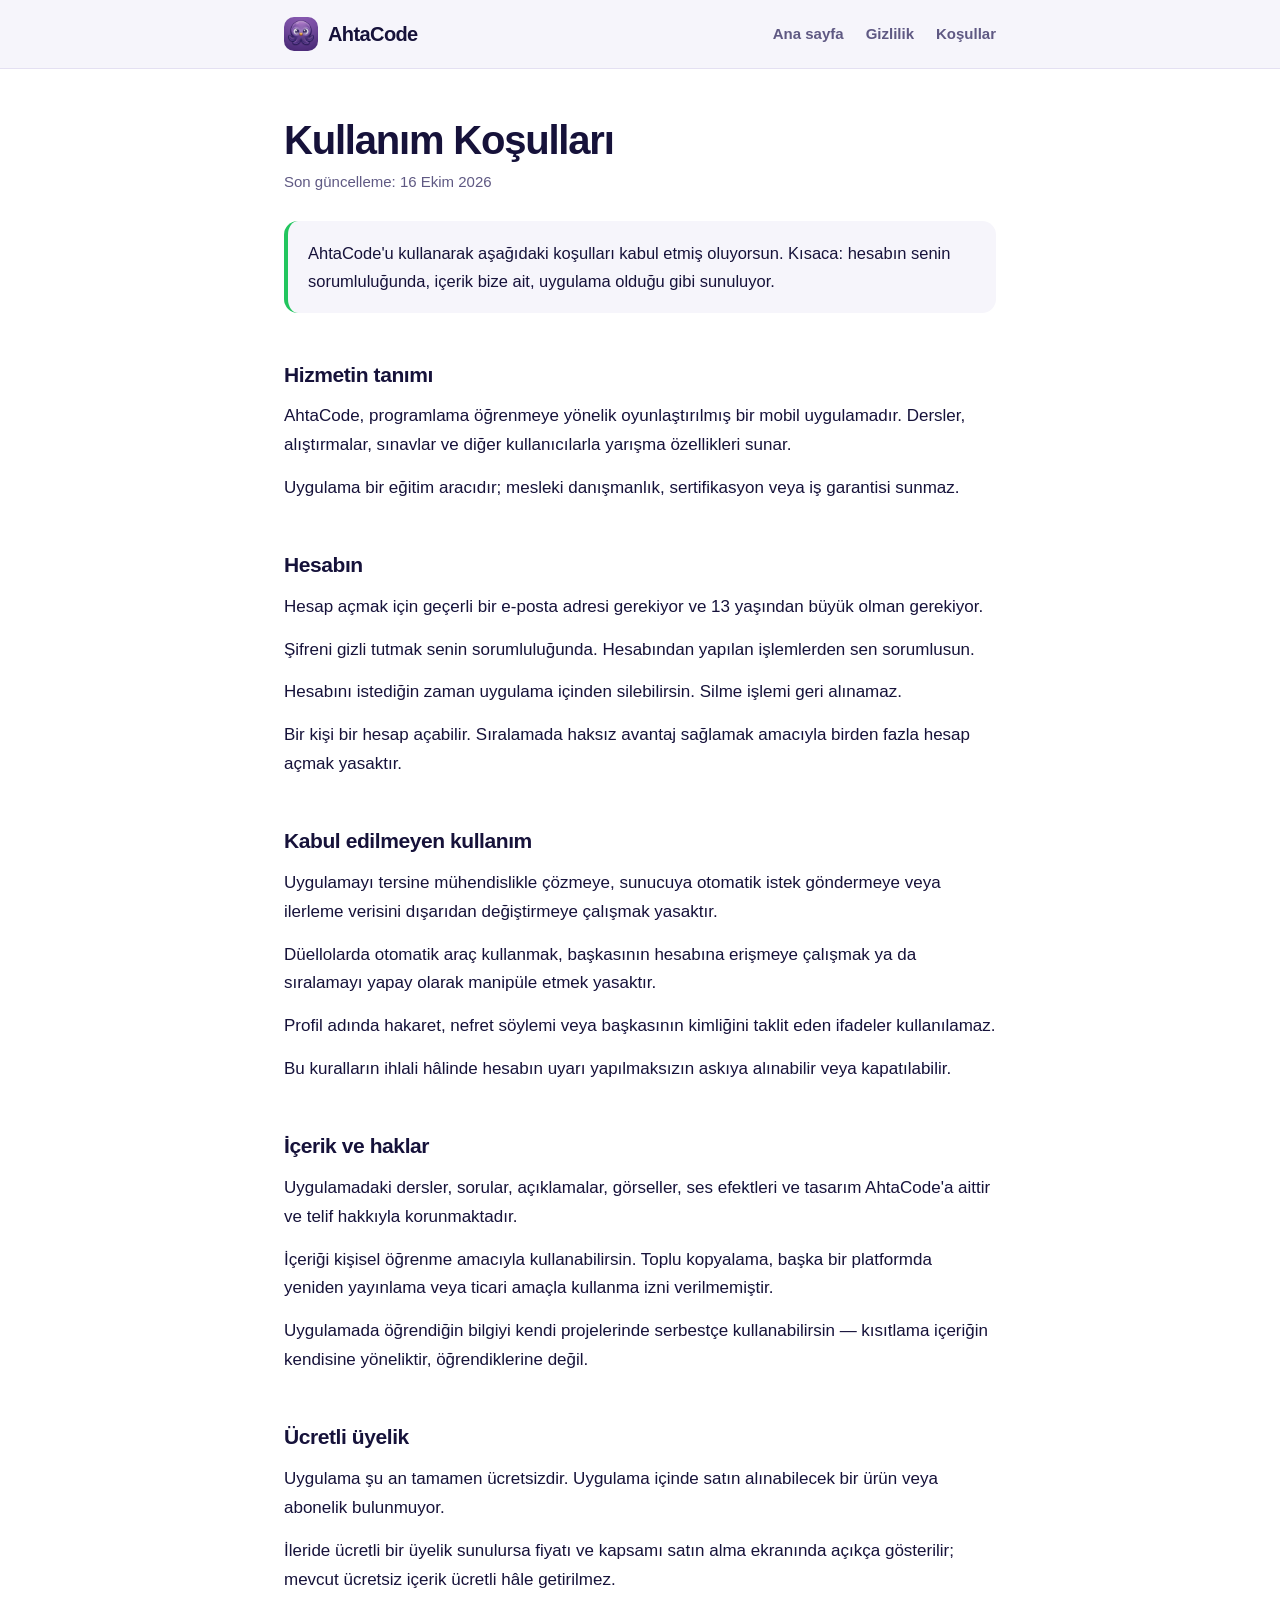
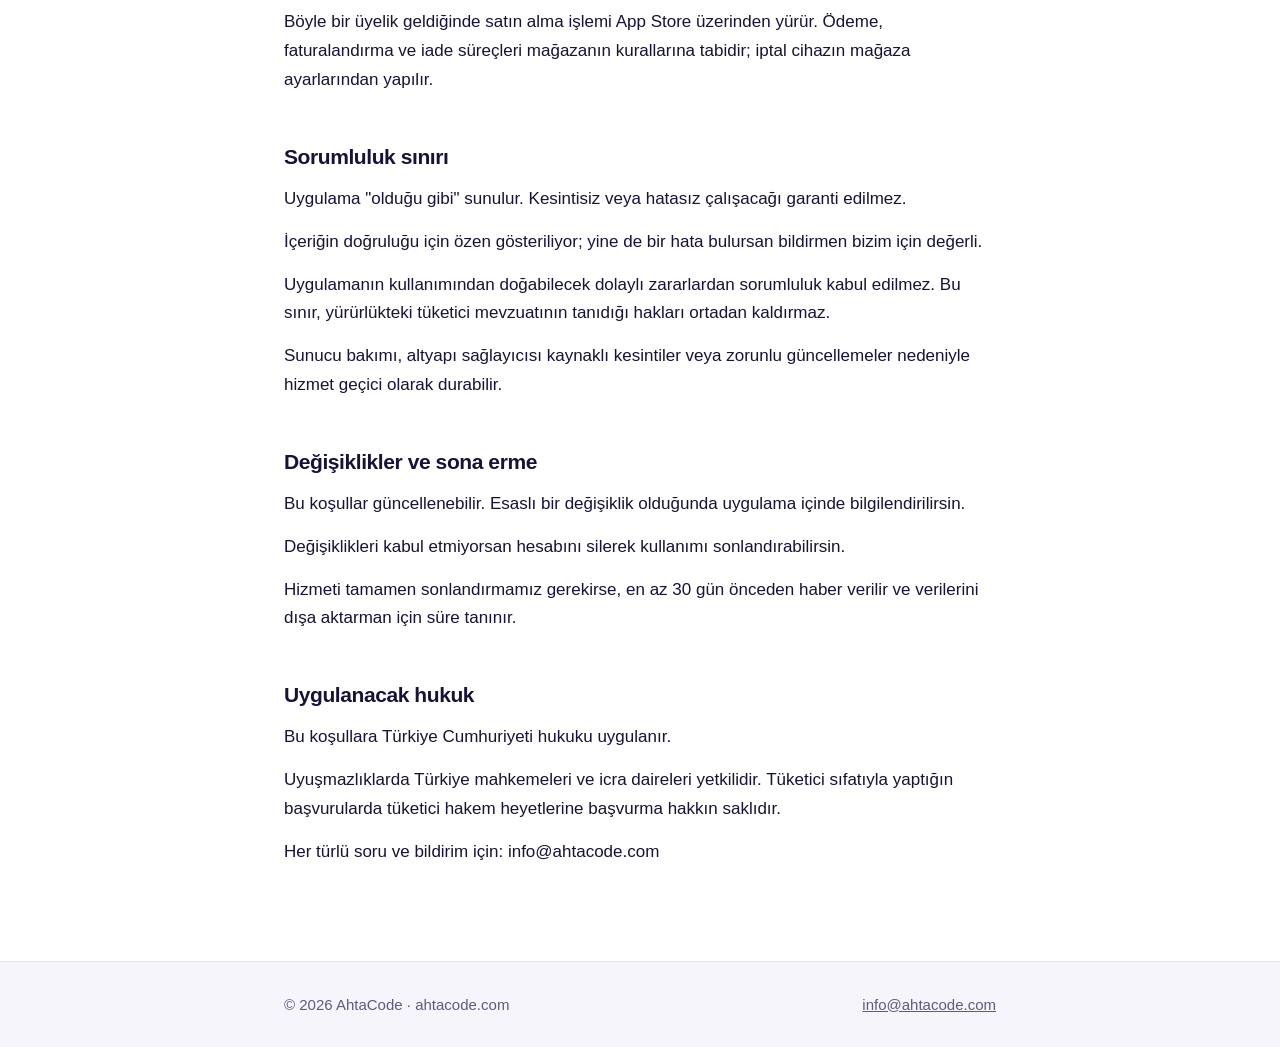
<file: kosullar.html>
<!doctype html>
<html lang="tr">
<head>
<meta charset="utf-8">
<meta name="viewport" content="width=device-width, initial-scale=1">
<title>Kullanım Koşulları — AhtaCode</title>
<meta name="robots" content="index, follow">
<link rel="icon" href="/gorsel/favicon.png">
<style>
  :root {
    --ana: #7343E8; --zemin: #FFFFFF; --zemin-alt: #F6F5FB;
    --cizgi: #E4E0F2; --yazi: #16123A; --yazi-soluk: #5F5983;
    --basari: #22C55E;
  }
  @media (prefers-color-scheme: dark) {
    :root {
      --ana: #A98BFF; --zemin: #0B0A1F; --zemin-alt: #171433;
      --cizgi: #2A2550; --yazi: #FFFFFF; --yazi-soluk: #A9A4C7;
    }
  }
  * { box-sizing: border-box; }
  body {
    margin: 0; background: var(--zemin); color: var(--yazi);
    font: 17px/1.7 -apple-system, BlinkMacSystemFont, "Segoe UI", "Inter",
          Roboto, sans-serif;
    -webkit-font-smoothing: antialiased;
  }
  .kap { max-width: 760px; margin: 0 auto; padding: 0 24px; }

  header {
    border-bottom: 1px solid var(--cizgi);
    background: var(--zemin-alt);
  }
  header .kap { display: flex; align-items: center; gap: 16px; height: 68px; }
  .marka { display: flex; align-items: center; gap: 10px; color: var(--yazi);
           font-weight: 900; font-size: 20px; letter-spacing: -.03em;
           text-decoration: none; }
  .marka img { width: 34px; height: 34px; border-radius: 10px; }
  header nav { margin-left: auto; display: flex; gap: 22px; }
  header nav a { color: var(--yazi-soluk); font-size: 15px; font-weight: 600;
                 text-decoration: none; }
  header nav a:hover { color: var(--ana); }
  @media (max-width: 560px) { header nav a { font-size: 14px; } }

  main { padding: 48px 0 80px; }
  h1 { font-size: clamp(30px, 5vw, 40px); letter-spacing: -.03em;
       margin: 0 0 6px; font-weight: 800; line-height: 1.15; }
  h2 { font-size: 21px; letter-spacing: -.02em; font-weight: 800;
       margin: 44px 0 10px; }
  p  { margin: 0 0 14px; }
  a  { color: var(--ana); }

  .tarih { color: var(--yazi-soluk); font-size: 15px; }
  .ozet {
    background: var(--zemin-alt); border-left: 4px solid var(--basari);
    padding: 18px 20px; border-radius: 14px; margin: 26px 0 8px;
    font-size: 16.5px;
  }

  footer { border-top: 1px solid var(--cizgi); background: var(--zemin-alt);
           padding: 30px 0; color: var(--yazi-soluk); font-size: 15px; }
  footer .kap { display: flex; flex-wrap: wrap; gap: 12px;
                justify-content: space-between; }
  footer a { color: inherit; }
</style>
</head>
<body>

<header>
  <div class="kap">
    <a class="marka" href="/"><img src="/gorsel/logo.png" width="34" height="34" alt="">AhtaCode</a>
    <nav>
      <a href="/">Ana sayfa</a>
      <a href="/gizlilik.html">Gizlilik</a>
      <a href="/kosullar.html">Koşullar</a>
    </nav>
  </div>
</header>

<main>
  <div class="kap">
    <h1>Kullanım Koşulları</h1>
    <p class="tarih">Son güncelleme: 16 Ekim 2026</p>

    <div class="ozet">AhtaCode'u kullanarak aşağıdaki koşulları kabul etmiş oluyorsun. Kısaca: hesabın senin sorumluluğunda, içerik bize ait, uygulama olduğu gibi sunuluyor.</div>

    <section>
      <h2>Hizmetin tanımı</h2>
      <p>AhtaCode, programlama öğrenmeye yönelik oyunlaştırılmış bir mobil uygulamadır. Dersler, alıştırmalar, sınavlar ve diğer kullanıcılarla yarışma özellikleri sunar.</p>
      <p>Uygulama bir eğitim aracıdır; mesleki danışmanlık, sertifikasyon veya iş garantisi sunmaz.</p>
    </section>

    <section>
      <h2>Hesabın</h2>
      <p>Hesap açmak için geçerli bir e-posta adresi gerekiyor ve 13 yaşından büyük olman gerekiyor.</p>
      <p>Şifreni gizli tutmak senin sorumluluğunda. Hesabından yapılan işlemlerden sen sorumlusun.</p>
      <p>Hesabını istediğin zaman uygulama içinden silebilirsin. Silme işlemi geri alınamaz.</p>
      <p>Bir kişi bir hesap açabilir. Sıralamada haksız avantaj sağlamak amacıyla birden fazla hesap açmak yasaktır.</p>
    </section>

    <section>
      <h2>Kabul edilmeyen kullanım</h2>
      <p>Uygulamayı tersine mühendislikle çözmeye, sunucuya otomatik istek göndermeye veya ilerleme verisini dışarıdan değiştirmeye çalışmak yasaktır.</p>
      <p>Düellolarda otomatik araç kullanmak, başkasının hesabına erişmeye çalışmak ya da sıralamayı yapay olarak manipüle etmek yasaktır.</p>
      <p>Profil adında hakaret, nefret söylemi veya başkasının kimliğini taklit eden ifadeler kullanılamaz.</p>
      <p>Bu kuralların ihlali hâlinde hesabın uyarı yapılmaksızın askıya alınabilir veya kapatılabilir.</p>
    </section>

    <section>
      <h2>İçerik ve haklar</h2>
      <p>Uygulamadaki dersler, sorular, açıklamalar, görseller, ses efektleri ve tasarım AhtaCode'a aittir ve telif hakkıyla korunmaktadır.</p>
      <p>İçeriği kişisel öğrenme amacıyla kullanabilirsin. Toplu kopyalama, başka bir platformda yeniden yayınlama veya ticari amaçla kullanma izni verilmemiştir.</p>
      <p>Uygulamada öğrendiğin bilgiyi kendi projelerinde serbestçe kullanabilirsin — kısıtlama içeriğin kendisine yöneliktir, öğrendiklerine değil.</p>
    </section>

    <section>
      <h2>Ücretli üyelik</h2>
      <p>Uygulama şu an tamamen ücretsizdir. Uygulama içinde satın alınabilecek bir ürün veya abonelik bulunmuyor.</p>
      <p>İleride ücretli bir üyelik sunulursa fiyatı ve kapsamı satın alma ekranında açıkça gösterilir; mevcut ücretsiz içerik ücretli hâle getirilmez.</p>
      <p>Böyle bir üyelik geldiğinde satın alma işlemi App Store üzerinden yürür. Ödeme, faturalandırma ve iade süreçleri mağazanın kurallarına tabidir; iptal cihazın mağaza ayarlarından yapılır.</p>
    </section>

    <section>
      <h2>Sorumluluk sınırı</h2>
      <p>Uygulama &quot;olduğu gibi&quot; sunulur. Kesintisiz veya hatasız çalışacağı garanti edilmez.</p>
      <p>İçeriğin doğruluğu için özen gösteriliyor; yine de bir hata bulursan bildirmen bizim için değerli.</p>
      <p>Uygulamanın kullanımından doğabilecek dolaylı zararlardan sorumluluk kabul edilmez. Bu sınır, yürürlükteki tüketici mevzuatının tanıdığı hakları ortadan kaldırmaz.</p>
      <p>Sunucu bakımı, altyapı sağlayıcısı kaynaklı kesintiler veya zorunlu güncellemeler nedeniyle hizmet geçici olarak durabilir.</p>
    </section>

    <section>
      <h2>Değişiklikler ve sona erme</h2>
      <p>Bu koşullar güncellenebilir. Esaslı bir değişiklik olduğunda uygulama içinde bilgilendirilirsin.</p>
      <p>Değişiklikleri kabul etmiyorsan hesabını silerek kullanımı sonlandırabilirsin.</p>
      <p>Hizmeti tamamen sonlandırmamız gerekirse, en az 30 gün önceden haber verilir ve verilerini dışa aktarman için süre tanınır.</p>
    </section>

    <section>
      <h2>Uygulanacak hukuk</h2>
      <p>Bu koşullara Türkiye Cumhuriyeti hukuku uygulanır.</p>
      <p>Uyuşmazlıklarda Türkiye mahkemeleri ve icra daireleri yetkilidir. Tüketici sıfatıyla yaptığın başvurularda tüketici hakem heyetlerine başvurma hakkın saklıdır.</p>
      <p>Her türlü soru ve bildirim için: info@ahtacode.com</p>
    </section>
  </div>
</main>

<footer>
  <div class="kap">
    <span>© 2026 AhtaCode · ahtacode.com</span>
    <a href="mailto:info@ahtacode.com">info@ahtacode.com</a>
  </div>
</footer>

</body>
</html>
</file>
<file: panel/assets/index-BuvpgD-9.css>
:root{--zemin: #f4f1fd;--kart: #ffffff;--kart-acik: #f7f4ff;--cizgi: #e3dcfa;--yazi: #1f1640;--yazi-soluk: #5d5480;--yazi-pasif: #8a82a8;--ana: #7343e8;--ana-acik: #8b5cf6;--ana-koyu: #5b2dd1;--basari: #15803d;--hata: #e11d48;--uyari: #b45309;--nane: #0f8a74;--pembe: #c0267a}*{box-sizing:border-box}body{margin:0;background:var(--zemin);color:var(--yazi);font-family:Nunito,system-ui,-apple-system,Segoe UI,Roboto,sans-serif;font-size:15px;font-weight:600}button{font:inherit;cursor:pointer}input,textarea,select{font:inherit;width:100%;padding:10px 12px;border-radius:12px;border:2px solid var(--cizgi);background:var(--kart);color:var(--yazi)}input:focus,textarea:focus,select:focus{outline:none;border-color:var(--ana)}label{display:block;margin-bottom:6px;color:var(--yazi-soluk);font-size:13px;font-weight:800}.alan{margin-bottom:16px}.kabuk{display:flex;min-height:100vh}.yanmenu{width:216px;flex-shrink:0;background:var(--zemin);border-right:2px solid var(--cizgi);padding:22px 14px;display:flex;flex-direction:column;gap:6px}.marka{color:var(--ana);font-weight:900;font-size:20px;padding:0 12px 18px}.menuDugme{display:flex;align-items:center;gap:10px;width:100%;padding:10px 14px;border:2px solid transparent;border-radius:14px;background:transparent;color:var(--yazi-soluk);text-align:left;font-weight:800;font-size:15px}.menuDugme:hover{background:var(--kart);border-color:var(--cizgi);color:var(--yazi)}.menuDugme.etkin{background:var(--ana);border-color:var(--ana-koyu);border-bottom-width:4px;color:#fff}.menuAlt{margin-top:auto;border-top:2px solid var(--cizgi);padding-top:12px}.govde{flex:1;padding:28px 32px 60px;max-width:1180px}h1{font-size:28px;font-weight:900;margin:0 0 4px}.altBaslik{color:var(--yazi-soluk);margin:0 0 24px}h2{font-size:18px;font-weight:900;margin:30px 0 12px}.kart{background:var(--kart);border:2px solid var(--cizgi);border-bottom-width:5px;border-radius:18px;padding:18px}.izgara{display:grid;grid-template-columns:repeat(auto-fit,minmax(170px,1fr));gap:14px}.sayi{font-size:30px;font-weight:900;margin-top:2px}.etiket{color:var(--ana);font-size:12px;font-weight:900;text-transform:uppercase;letter-spacing:.6px}.ipucu{color:var(--yazi-pasif);font-size:13px;margin-top:4px}.kart.nane{border-color:#cdeee6}.kart.nane .etiket{color:var(--nane)}.kart.sari{border-color:#f6e3b4}.kart.sari .etiket{color:var(--uyari)}.kart.pembe{border-color:#f6cfe0}.kart.pembe .etiket{color:var(--pembe)}.kart.yesil{border-color:#cdebd5}.kart.yesil .etiket{color:var(--basari)}.kart.gri{border-color:#e6e3ee}.kart.gri .etiket{color:var(--yazi-pasif)}table{width:100%;border-collapse:collapse}th{text-align:left;color:var(--yazi-pasif);font-size:12px;font-weight:900;text-transform:uppercase;letter-spacing:.6px;padding:10px 12px;border-bottom:2px solid var(--cizgi)}td{padding:11px 12px;border-bottom:2px solid var(--kart-acik)}tr:last-child td{border-bottom:0}.sagaYasli{text-align:right}.dugme{padding:10px 18px;border:0;border-bottom:4px solid var(--ana-koyu);border-radius:14px;background:var(--ana);color:#fff;font-weight:900;letter-spacing:.3px}.dugme:active:not(:disabled){transform:translateY(2px);border-bottom-width:2px}.dugme:disabled{opacity:.5;cursor:not-allowed}.dugme.cizgi{background:var(--kart);border:2px solid var(--cizgi);border-bottom-width:4px;color:var(--yazi)}.dugme.tehlike{background:var(--kart);border:2px solid #f7c4d0;border-bottom-width:4px;color:var(--hata)}.dugmeSirasi{display:flex;gap:10px;flex-wrap:wrap}.rozet{display:inline-block;padding:3px 10px;border-radius:999px;font-size:12px;font-weight:900}.rozet.bekliyor{background:#fdf0d5;color:var(--uyari)}.rozet.gonderildi{background:#dcf3e3;color:var(--basari)}.rozet.hata{background:#fde0e7;color:var(--hata)}.rozet.gonderiliyor{background:#ece5ff;color:var(--ana)}.rozet.admin{background:#d9f4ee;color:var(--nane)}.uyariKutusu{border-radius:16px;padding:14px 16px;margin-bottom:20px;border:2px solid}.uyariKutusu.bilgi{border-color:#d4c7fb;background:#f1ecff}.uyariKutusu.hata{border-color:#f7c4d0;background:#fff0f3}.uyariKutusu.basari{border-color:#bfe6cb;background:#effaf2}.girisAlani{min-height:100vh;display:grid;place-items:center;padding:24px}.girisKutusu{width:100%;max-width:380px}.grafik{display:flex;align-items:flex-end;gap:4px;height:130px;margin-top:12px}.cubuk{flex:1;background:var(--ana-acik);border-radius:6px 6px 2px 2px;min-height:3px;opacity:.6}.cubuk:last-child,.cubuk:hover{opacity:1}.yuzde{font-size:30px;font-weight:900}.huniSatiri{display:grid;grid-template-columns:150px 1fr 90px;align-items:center;gap:12px;padding:6px 0}.huniYol{height:22px;border-radius:999px;background:var(--kart-acik);overflow:hidden}.huniDolu{height:100%;border-radius:999px;background:var(--ana)}.soruSatiri{border:2px solid var(--cizgi);border-bottom-width:4px;border-radius:16px;padding:14px;margin-bottom:10px;background:var(--kart)}.kodBlok{background:#1f1640;color:#f2f1f8;border-radius:10px;padding:10px 12px;font-family:ui-monospace,SFMono-Regular,Menlo,monospace;font-size:12px;font-weight:500;white-space:pre-wrap;margin:8px 0;overflow-x:auto}.secenek{padding:6px 10px;border-radius:10px;margin-bottom:4px;background:var(--kart-acik);font-size:14px}.secenek.dogru{background:#dcf3e3;color:var(--basari);font-weight:800}.satirArasi{display:flex;gap:12px;align-items:flex-end;flex-wrap:wrap}.satirArasi>*{flex:1;min-width:160px}@media (max-width: 760px){.kabuk{flex-direction:column;min-height:100dvh}.yanmenu{width:auto;flex-direction:row;align-items:center;gap:6px;padding:8px 10px;border-right:0;border-bottom:1px solid var(--cizgi);overflow-x:auto;-webkit-overflow-scrolling:touch;position:sticky;top:0;z-index:10}.marka{display:none}.menuDugme{width:auto;flex:0 0 auto;white-space:nowrap;padding:8px 12px}.menuDugme.etkin{border-bottom-width:3px}.menuAlt{margin-top:0;margin-left:auto;border-top:0;border-left:1px solid var(--cizgi);padding-top:0;padding-left:10px;display:flex;align-items:center;flex:0 0 auto}.menuAlt .ipucu{display:none}.govde{padding:18px 14px 48px;max-width:none}h1{font-size:22px}.izgara{grid-template-columns:repeat(auto-fit,minmax(140px,1fr));gap:10px}.kart{padding:14px}.sayi{font-size:22px}table{display:block;overflow-x:auto;-webkit-overflow-scrolling:touch;white-space:nowrap}th,td{padding:8px 10px}button{min-height:40px}}
</file>
